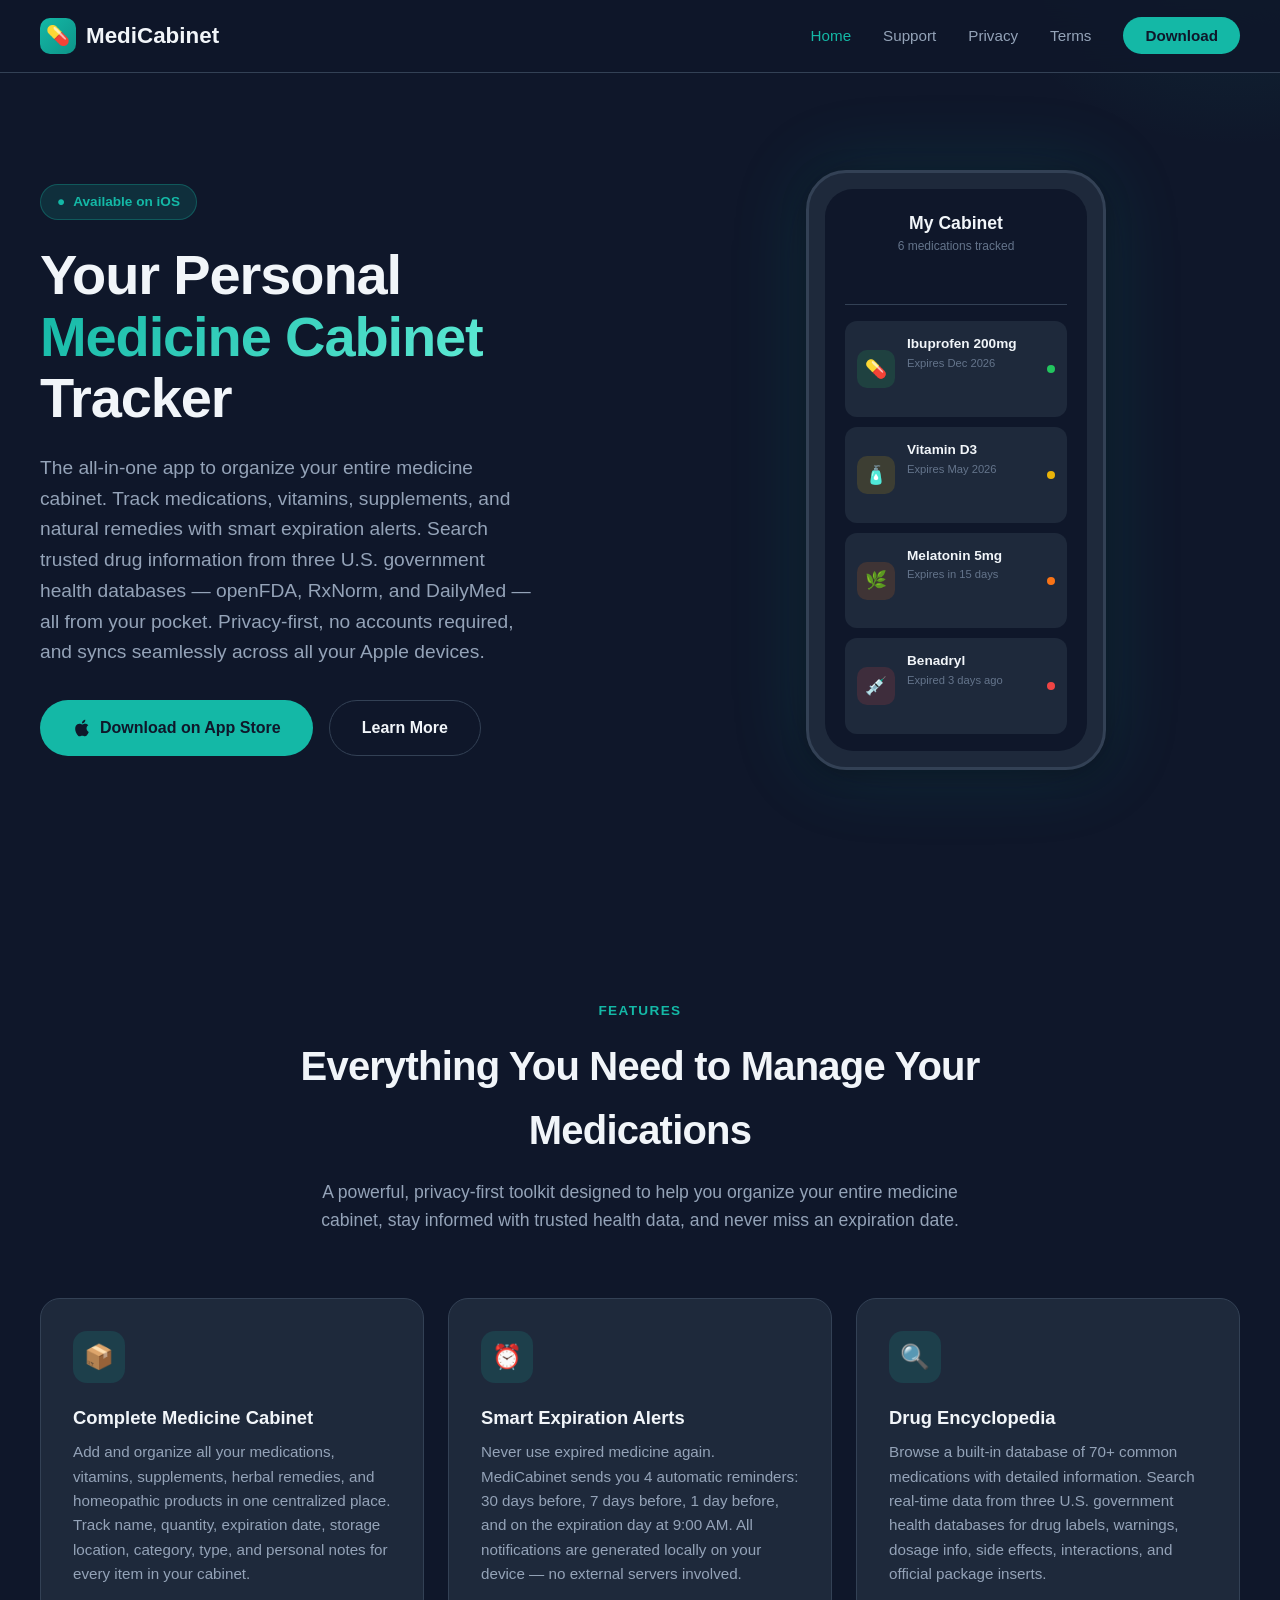
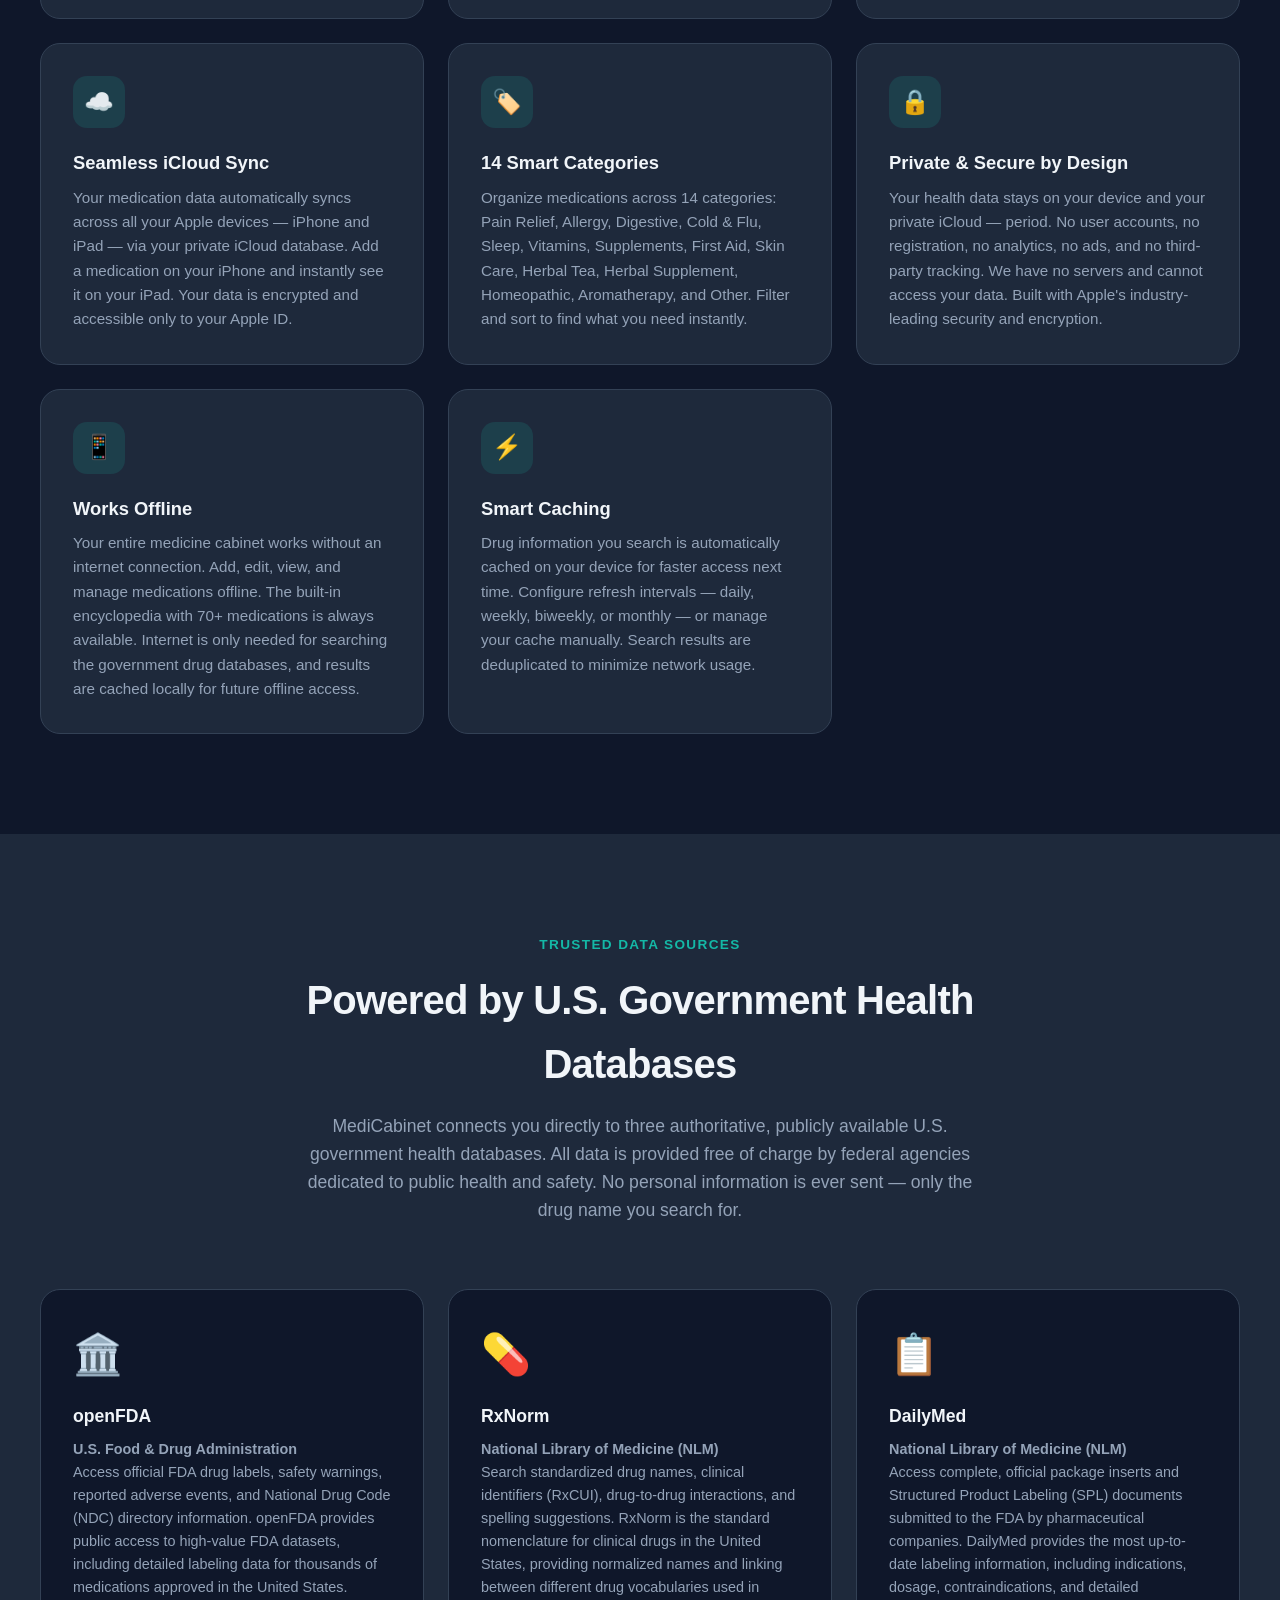
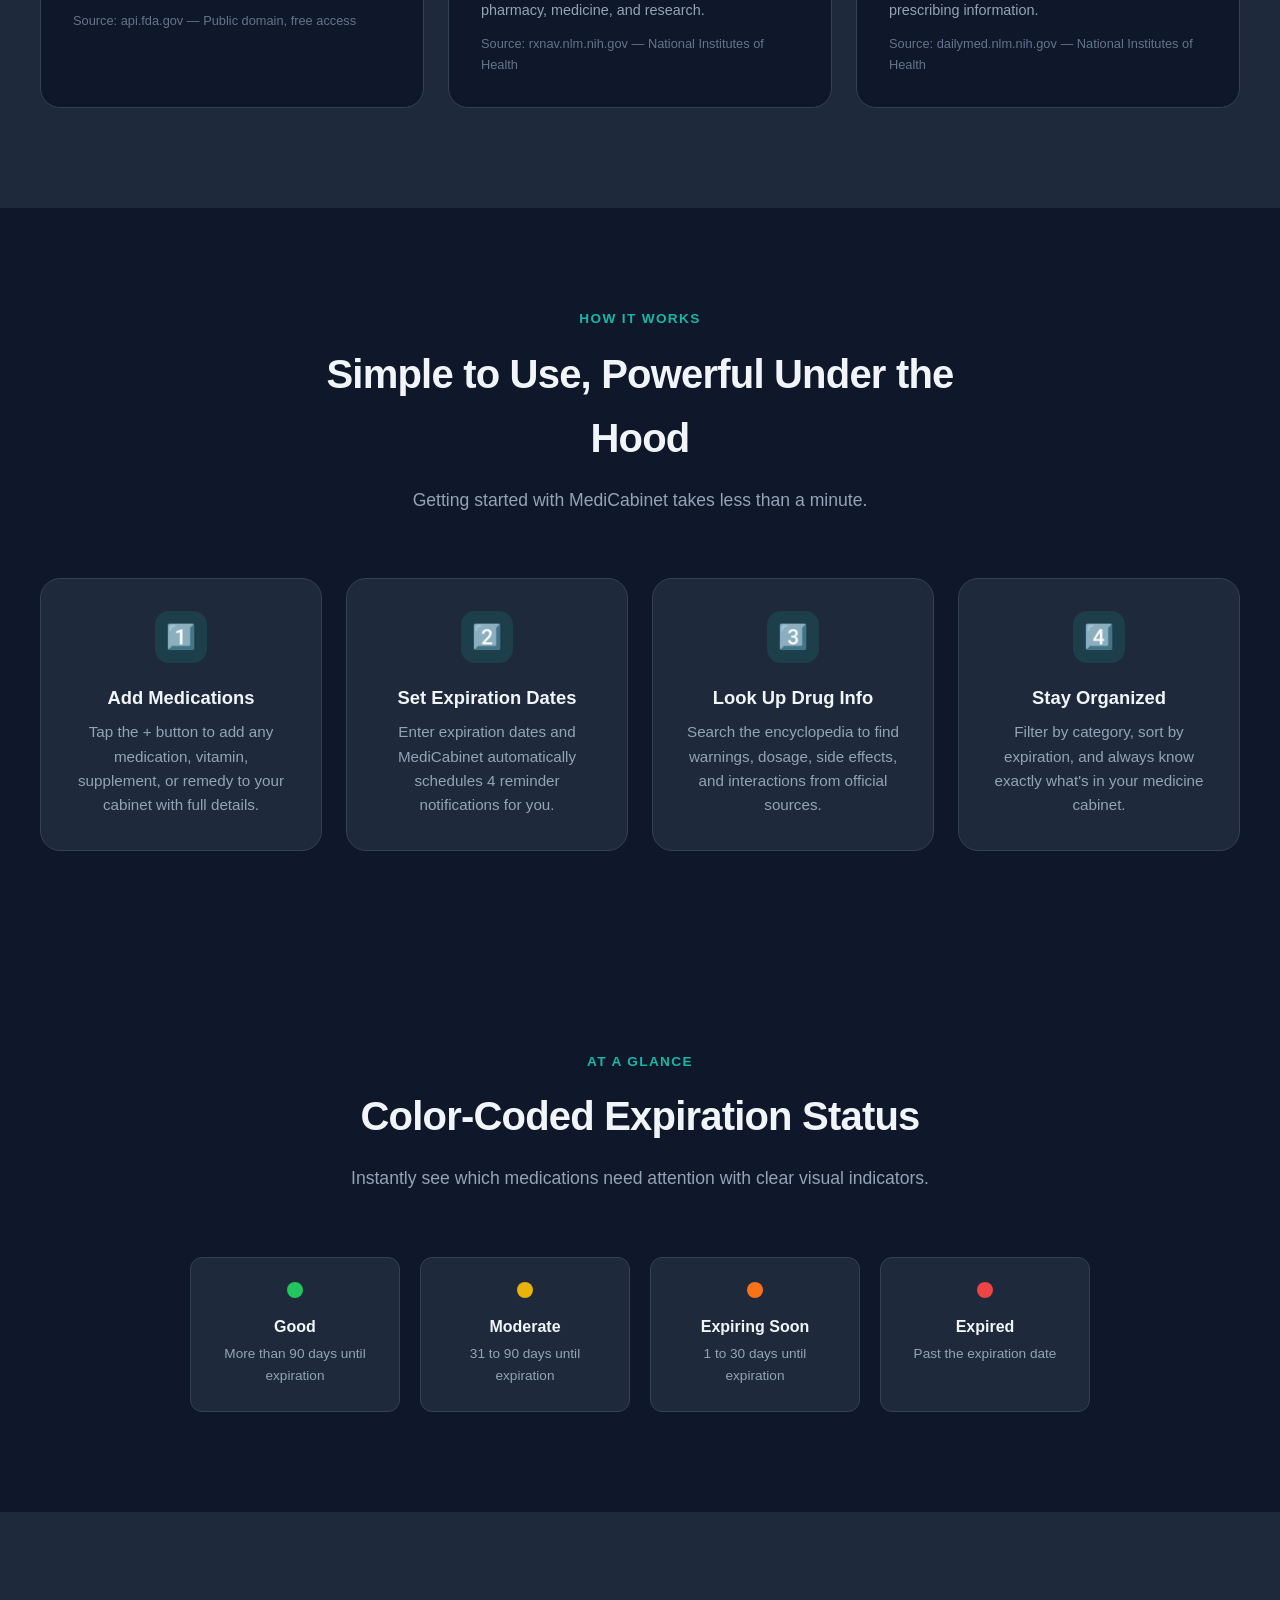
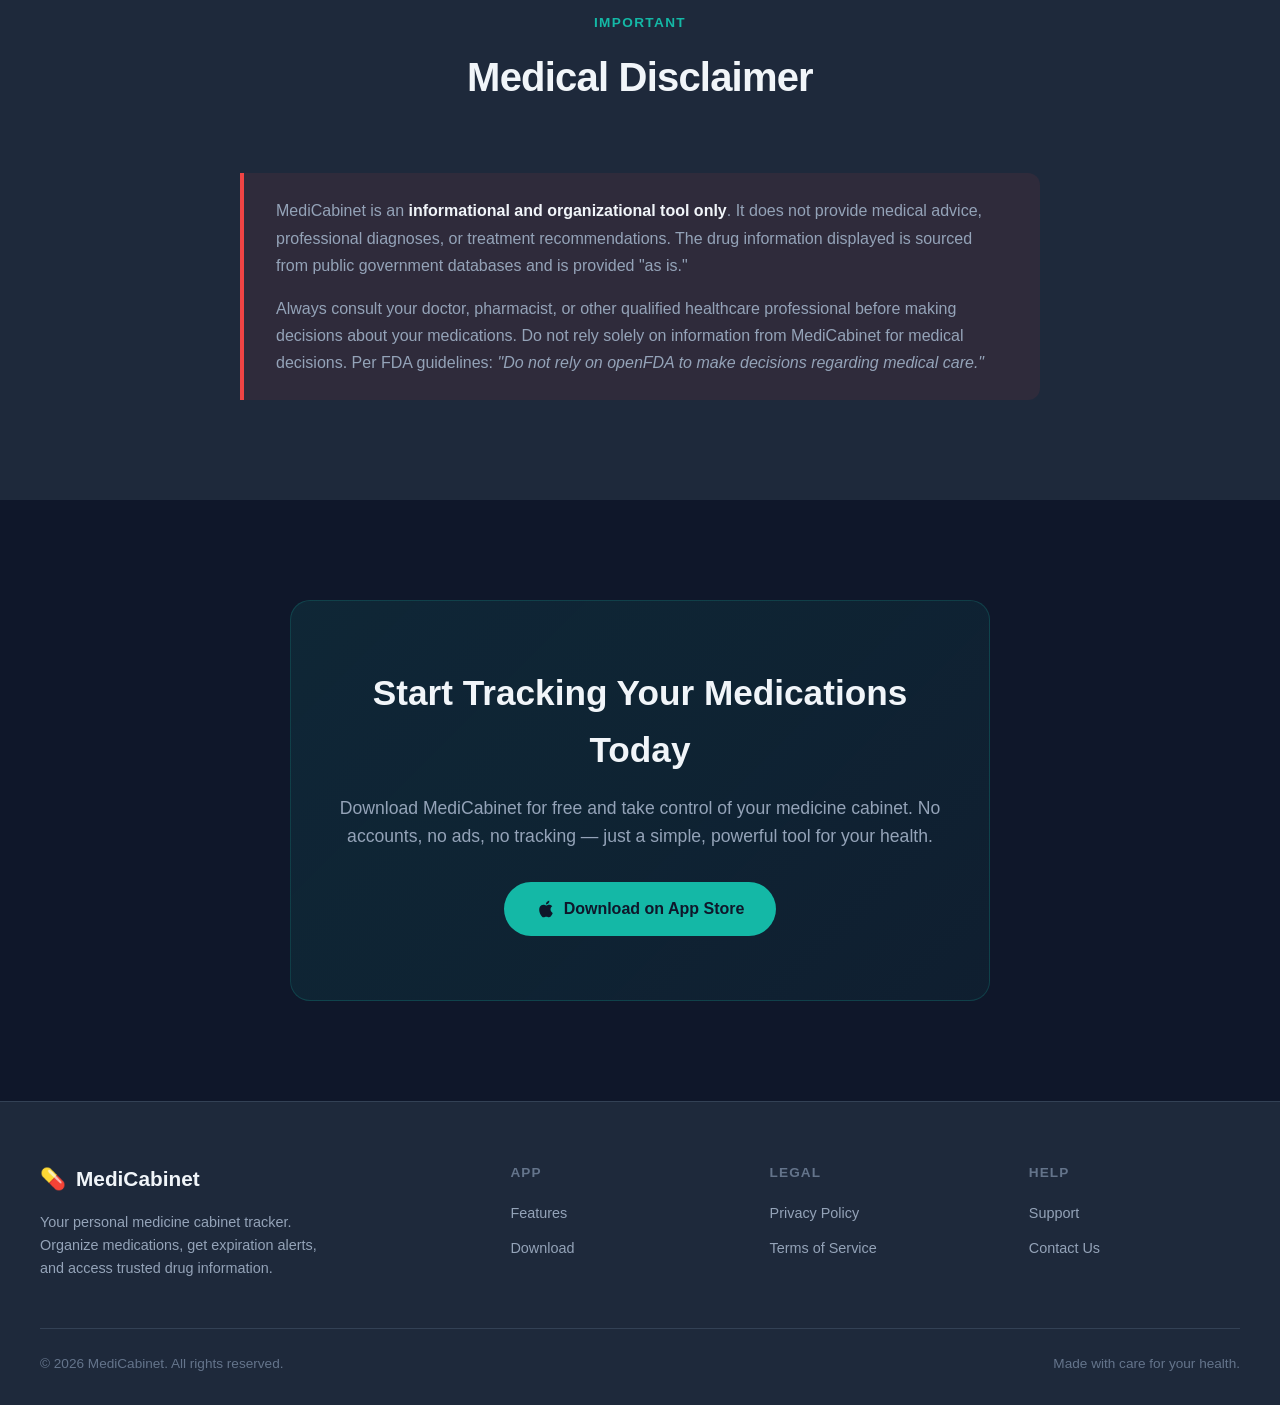
<file: index.html>
<!DOCTYPE html>
<html lang="en">
<head>
  <meta charset="UTF-8">
  <meta name="viewport" content="width=device-width, initial-scale=1.0">
  <title>MediCabinet - Your Personal Medicine Cabinet Tracker</title>
  <meta name="description" content="Track medications, vitamins, and supplements. Get expiration alerts, search drug databases, and sync across all your Apple devices.">
  <link rel="stylesheet" href="style.css">
  <link rel="icon" href="data:image/svg+xml,<svg xmlns='http://www.w3.org/2000/svg' viewBox='0 0 100 100'><text y='.9em' font-size='90'>💊</text></svg>">
</head>
<body>

  <!-- NAVIGATION -->
  <nav class="navbar">
    <div class="nav-container">
      <a href="index.html" class="nav-logo">
        <span class="logo-icon">💊</span>
        MediCabinet
      </a>
      <ul class="nav-links" id="navLinks">
        <li><a href="index.html" class="active">Home</a></li>
        <li><a href="support.html">Support</a></li>
        <li><a href="privacy.html">Privacy</a></li>
        <li><a href="terms.html">Terms</a></li>
        <li><a href="https://apps.apple.com/us/app/id6758435941" class="nav-cta">Download</a></li>
      </ul>
      <button class="mobile-toggle" id="mobileToggle" aria-label="Toggle menu">
        <span></span><span></span><span></span>
      </button>
    </div>
  </nav>

  <!-- HERO -->
  <section class="hero">
    <div class="hero-container">
      <div class="hero-content">
        <div class="hero-badge">
          <span>&#9679;</span> Available on iOS
        </div>
        <h1>
          Your Personal<br>
          <span class="highlight">Medicine Cabinet</span><br>
          Tracker
        </h1>
        <p>The all-in-one app to organize your entire medicine cabinet. Track medications, vitamins, supplements, and natural remedies with smart expiration alerts. Search trusted drug information from three U.S. government health databases — openFDA, RxNorm, and DailyMed — all from your pocket. Privacy-first, no accounts required, and syncs seamlessly across all your Apple devices.</p>
        <div class="hero-buttons">
          <a href="https://apps.apple.com/us/app/id6758435941" class="btn-primary">
            <svg width="20" height="20" viewBox="0 0 24 24" fill="currentColor"><path d="M18.71 19.5c-.83 1.24-1.71 2.45-3.05 2.47-1.34.03-1.77-.79-3.29-.79-1.53 0-2 .77-3.27.82-1.31.05-2.3-1.32-3.14-2.53C4.25 17 2.94 12.45 4.7 9.39c.87-1.52 2.43-2.48 4.12-2.51 1.28-.02 2.5.87 3.29.87.78 0 2.26-1.07 3.8-.91.65.03 2.47.26 3.64 1.98-.09.06-2.17 1.28-2.15 3.81.03 3.02 2.65 4.03 2.68 4.04-.03.07-.42 1.44-1.38 2.83M13 3.5c.73-.83 1.94-1.46 2.94-1.5.13 1.17-.34 2.35-1.04 3.19-.69.85-1.83 1.51-2.95 1.42-.15-1.15.41-2.35 1.05-3.11z"/></svg>
            Download on App Store
          </a>
          <a href="#features" class="btn-secondary">Learn More</a>
        </div>
      </div>
      <div class="hero-visual">
        <div class="phone-mockup">
          <div class="phone-screen">
            <div class="phone-header">
              <h3>My Cabinet</h3>
              <p>6 medications tracked</p>
            </div>
            <div class="mock-med">
              <div class="mock-med-icon status-good">💊</div>
              <div class="mock-med-info">
                <h4>Ibuprofen 200mg</h4>
                <p>Expires Dec 2026</p>
              </div>
              <span class="dot dot-green"></span>
            </div>
            <div class="mock-med">
              <div class="mock-med-icon status-warn">🧴</div>
              <div class="mock-med-info">
                <h4>Vitamin D3</h4>
                <p>Expires May 2026</p>
              </div>
              <span class="dot dot-yellow"></span>
            </div>
            <div class="mock-med">
              <div class="mock-med-icon status-soon">🌿</div>
              <div class="mock-med-info">
                <h4>Melatonin 5mg</h4>
                <p>Expires in 15 days</p>
              </div>
              <span class="dot dot-orange"></span>
            </div>
            <div class="mock-med">
              <div class="mock-med-icon status-expired">💉</div>
              <div class="mock-med-info">
                <h4>Benadryl</h4>
                <p>Expired 3 days ago</p>
              </div>
              <span class="dot dot-red"></span>
            </div>
          </div>
        </div>
      </div>
    </div>
  </section>

  <!-- FEATURES -->
  <section id="features">
    <div class="section-header">
      <p class="label">Features</p>
      <h2>Everything You Need to Manage Your Medications</h2>
      <p>A powerful, privacy-first toolkit designed to help you organize your entire medicine cabinet, stay informed with trusted health data, and never miss an expiration date.</p>
    </div>
    <div class="features-grid">
      <div class="feature-card">
        <div class="feature-icon">📦</div>
        <h3>Complete Medicine Cabinet</h3>
        <p>Add and organize all your medications, vitamins, supplements, herbal remedies, and homeopathic products in one centralized place. Track name, quantity, expiration date, storage location, category, type, and personal notes for every item in your cabinet.</p>
      </div>
      <div class="feature-card">
        <div class="feature-icon">⏰</div>
        <h3>Smart Expiration Alerts</h3>
        <p>Never use expired medicine again. MediCabinet sends you 4 automatic reminders: 30 days before, 7 days before, 1 day before, and on the expiration day at 9:00 AM. All notifications are generated locally on your device — no external servers involved.</p>
      </div>
      <div class="feature-card">
        <div class="feature-icon">🔍</div>
        <h3>Drug Encyclopedia</h3>
        <p>Browse a built-in database of 70+ common medications with detailed information. Search real-time data from three U.S. government health databases for drug labels, warnings, dosage info, side effects, interactions, and official package inserts.</p>
      </div>
      <div class="feature-card">
        <div class="feature-icon">☁️</div>
        <h3>Seamless iCloud Sync</h3>
        <p>Your medication data automatically syncs across all your Apple devices — iPhone and iPad — via your private iCloud database. Add a medication on your iPhone and instantly see it on your iPad. Your data is encrypted and accessible only to your Apple ID.</p>
      </div>
      <div class="feature-card">
        <div class="feature-icon">🏷️</div>
        <h3>14 Smart Categories</h3>
        <p>Organize medications across 14 categories: Pain Relief, Allergy, Digestive, Cold & Flu, Sleep, Vitamins, Supplements, First Aid, Skin Care, Herbal Tea, Herbal Supplement, Homeopathic, Aromatherapy, and Other. Filter and sort to find what you need instantly.</p>
      </div>
      <div class="feature-card">
        <div class="feature-icon">🔒</div>
        <h3>Private & Secure by Design</h3>
        <p>Your health data stays on your device and your private iCloud — period. No user accounts, no registration, no analytics, no ads, and no third-party tracking. We have no servers and cannot access your data. Built with Apple's industry-leading security and encryption.</p>
      </div>
      <div class="feature-card">
        <div class="feature-icon">📱</div>
        <h3>Works Offline</h3>
        <p>Your entire medicine cabinet works without an internet connection. Add, edit, view, and manage medications offline. The built-in encyclopedia with 70+ medications is always available. Internet is only needed for searching the government drug databases, and results are cached locally for future offline access.</p>
      </div>
      <div class="feature-card">
        <div class="feature-icon">⚡</div>
        <h3>Smart Caching</h3>
        <p>Drug information you search is automatically cached on your device for faster access next time. Configure refresh intervals — daily, weekly, biweekly, or monthly — or manage your cache manually. Search results are deduplicated to minimize network usage.</p>
      </div>
    </div>
  </section>

  <!-- DATA SOURCES -->
  <section class="sources" id="data-sources">
    <div class="section-header">
      <p class="label">Trusted Data Sources</p>
      <h2>Powered by U.S. Government Health Databases</h2>
      <p>MediCabinet connects you directly to three authoritative, publicly available U.S. government health databases. All data is provided free of charge by federal agencies dedicated to public health and safety. No personal information is ever sent — only the drug name you search for.</p>
    </div>
    <div class="sources-grid">
      <div class="source-card">
        <div class="source-logo">🏛️</div>
        <h3>openFDA</h3>
        <p><strong>U.S. Food & Drug Administration</strong></p>
        <p>Access official FDA drug labels, safety warnings, reported adverse events, and National Drug Code (NDC) directory information. openFDA provides public access to high-value FDA datasets, including detailed labeling data for thousands of medications approved in the United States.</p>
        <p style="margin-top: 0.75rem; font-size: 0.8rem; color: var(--text-muted);">Source: api.fda.gov — Public domain, free access</p>
      </div>
      <div class="source-card">
        <div class="source-logo">💊</div>
        <h3>RxNorm</h3>
        <p><strong>National Library of Medicine (NLM)</strong></p>
        <p>Search standardized drug names, clinical identifiers (RxCUI), drug-to-drug interactions, and spelling suggestions. RxNorm is the standard nomenclature for clinical drugs in the United States, providing normalized names and linking between different drug vocabularies used in pharmacy, medicine, and research.</p>
        <p style="margin-top: 0.75rem; font-size: 0.8rem; color: var(--text-muted);">Source: rxnav.nlm.nih.gov — National Institutes of Health</p>
      </div>
      <div class="source-card">
        <div class="source-logo">📋</div>
        <h3>DailyMed</h3>
        <p><strong>National Library of Medicine (NLM)</strong></p>
        <p>Access complete, official package inserts and Structured Product Labeling (SPL) documents submitted to the FDA by pharmaceutical companies. DailyMed provides the most up-to-date labeling information, including indications, dosage, contraindications, and detailed prescribing information.</p>
        <p style="margin-top: 0.75rem; font-size: 0.8rem; color: var(--text-muted);">Source: dailymed.nlm.nih.gov — National Institutes of Health</p>
      </div>
    </div>
  </section>

  <!-- HOW IT WORKS -->
  <section>
    <div class="section-header">
      <p class="label">How It Works</p>
      <h2>Simple to Use, Powerful Under the Hood</h2>
      <p>Getting started with MediCabinet takes less than a minute.</p>
    </div>
    <div class="features-grid" style="grid-template-columns: repeat(4, 1fr);">
      <div class="feature-card" style="text-align: center;">
        <div class="feature-icon" style="margin: 0 auto 1.25rem;">1️⃣</div>
        <h3>Add Medications</h3>
        <p>Tap the + button to add any medication, vitamin, supplement, or remedy to your cabinet with full details.</p>
      </div>
      <div class="feature-card" style="text-align: center;">
        <div class="feature-icon" style="margin: 0 auto 1.25rem;">2️⃣</div>
        <h3>Set Expiration Dates</h3>
        <p>Enter expiration dates and MediCabinet automatically schedules 4 reminder notifications for you.</p>
      </div>
      <div class="feature-card" style="text-align: center;">
        <div class="feature-icon" style="margin: 0 auto 1.25rem;">3️⃣</div>
        <h3>Look Up Drug Info</h3>
        <p>Search the encyclopedia to find warnings, dosage, side effects, and interactions from official sources.</p>
      </div>
      <div class="feature-card" style="text-align: center;">
        <div class="feature-icon" style="margin: 0 auto 1.25rem;">4️⃣</div>
        <h3>Stay Organized</h3>
        <p>Filter by category, sort by expiration, and always know exactly what's in your medicine cabinet.</p>
      </div>
    </div>
  </section>

  <!-- EXPIRATION STATUS -->
  <section>
    <div class="section-header">
      <p class="label">At a Glance</p>
      <h2>Color-Coded Expiration Status</h2>
      <p>Instantly see which medications need attention with clear visual indicators.</p>
    </div>
    <div class="status-section">
      <div class="status-grid">
        <div class="status-card">
          <div class="status-dot dot-green"></div>
          <h4>Good</h4>
          <p>More than 90 days until expiration</p>
        </div>
        <div class="status-card">
          <div class="status-dot dot-yellow"></div>
          <h4>Moderate</h4>
          <p>31 to 90 days until expiration</p>
        </div>
        <div class="status-card">
          <div class="status-dot dot-orange"></div>
          <h4>Expiring Soon</h4>
          <p>1 to 30 days until expiration</p>
        </div>
        <div class="status-card">
          <div class="status-dot dot-red"></div>
          <h4>Expired</h4>
          <p>Past the expiration date</p>
        </div>
      </div>
    </div>
  </section>

  <!-- DISCLAIMER -->
  <section class="sources">
    <div class="section-header">
      <p class="label">Important</p>
      <h2>Medical Disclaimer</h2>
    </div>
    <div style="max-width: 800px; margin: 0 auto;">
      <div style="background: rgba(239, 68, 68, 0.08); border-left: 4px solid #ef4444; padding: 1.5rem 2rem; border-radius: 0 12px 12px 0;">
        <p style="color: var(--text-secondary); line-height: 1.7; margin-bottom: 1rem;">MediCabinet is an <strong style="color: var(--text-primary);">informational and organizational tool only</strong>. It does not provide medical advice, professional diagnoses, or treatment recommendations. The drug information displayed is sourced from public government databases and is provided "as is."</p>
        <p style="color: var(--text-secondary); line-height: 1.7; margin-bottom: 0;">Always consult your doctor, pharmacist, or other qualified healthcare professional before making decisions about your medications. Do not rely solely on information from MediCabinet for medical decisions. Per FDA guidelines: <em>"Do not rely on openFDA to make decisions regarding medical care."</em></p>
      </div>
    </div>
  </section>

  <!-- CTA -->
  <section class="cta-section" id="download">
    <div class="cta-box">
      <h2>Start Tracking Your Medications Today</h2>
      <p>Download MediCabinet for free and take control of your medicine cabinet. No accounts, no ads, no tracking — just a simple, powerful tool for your health.</p>
      <a href="https://apps.apple.com/us/app/id6758435941" class="btn-primary">
        <svg width="20" height="20" viewBox="0 0 24 24" fill="currentColor"><path d="M18.71 19.5c-.83 1.24-1.71 2.45-3.05 2.47-1.34.03-1.77-.79-3.29-.79-1.53 0-2 .77-3.27.82-1.31.05-2.3-1.32-3.14-2.53C4.25 17 2.94 12.45 4.7 9.39c.87-1.52 2.43-2.48 4.12-2.51 1.28-.02 2.5.87 3.29.87.78 0 2.26-1.07 3.8-.91.65.03 2.47.26 3.64 1.98-.09.06-2.17 1.28-2.15 3.81.03 3.02 2.65 4.03 2.68 4.04-.03.07-.42 1.44-1.38 2.83M13 3.5c.73-.83 1.94-1.46 2.94-1.5.13 1.17-.34 2.35-1.04 3.19-.69.85-1.83 1.51-2.95 1.42-.15-1.15.41-2.35 1.05-3.11z"/></svg>
        Download on App Store
      </a>
    </div>
  </section>

  <!-- FOOTER -->
  <footer class="footer">
    <div class="footer-container">
      <div class="footer-grid">
        <div class="footer-brand">
          <div class="footer-logo">
            <span class="logo-icon">💊</span>
            MediCabinet
          </div>
          <p>Your personal medicine cabinet tracker. Organize medications, get expiration alerts, and access trusted drug information.</p>
        </div>
        <div class="footer-col">
          <h4>App</h4>
          <ul>
            <li><a href="index.html#features">Features</a></li>
            <li><a href="https://apps.apple.com/us/app/id6758435941">Download</a></li>
          </ul>
        </div>
        <div class="footer-col">
          <h4>Legal</h4>
          <ul>
            <li><a href="privacy.html">Privacy Policy</a></li>
            <li><a href="terms.html">Terms of Service</a></li>
          </ul>
        </div>
        <div class="footer-col">
          <h4>Help</h4>
          <ul>
            <li><a href="support.html">Support</a></li>
            <li><a href="mailto:essentialdevteam@gmail.com">Contact Us</a></li>
          </ul>
        </div>
      </div>
      <div class="footer-bottom">
        <p>&copy; 2026 MediCabinet. All rights reserved.</p>
        <p>Made with care for your health.</p>
      </div>
    </div>
  </footer>

  <script>
    // Mobile menu toggle
    document.getElementById('mobileToggle').addEventListener('click', function() {
      document.getElementById('navLinks').classList.toggle('open');
    });

    // Close mobile menu on link click
    document.querySelectorAll('.nav-links a').forEach(link => {
      link.addEventListener('click', () => {
        document.getElementById('navLinks').classList.remove('open');
      });
    });
  </script>

</body>
</html>
</file>
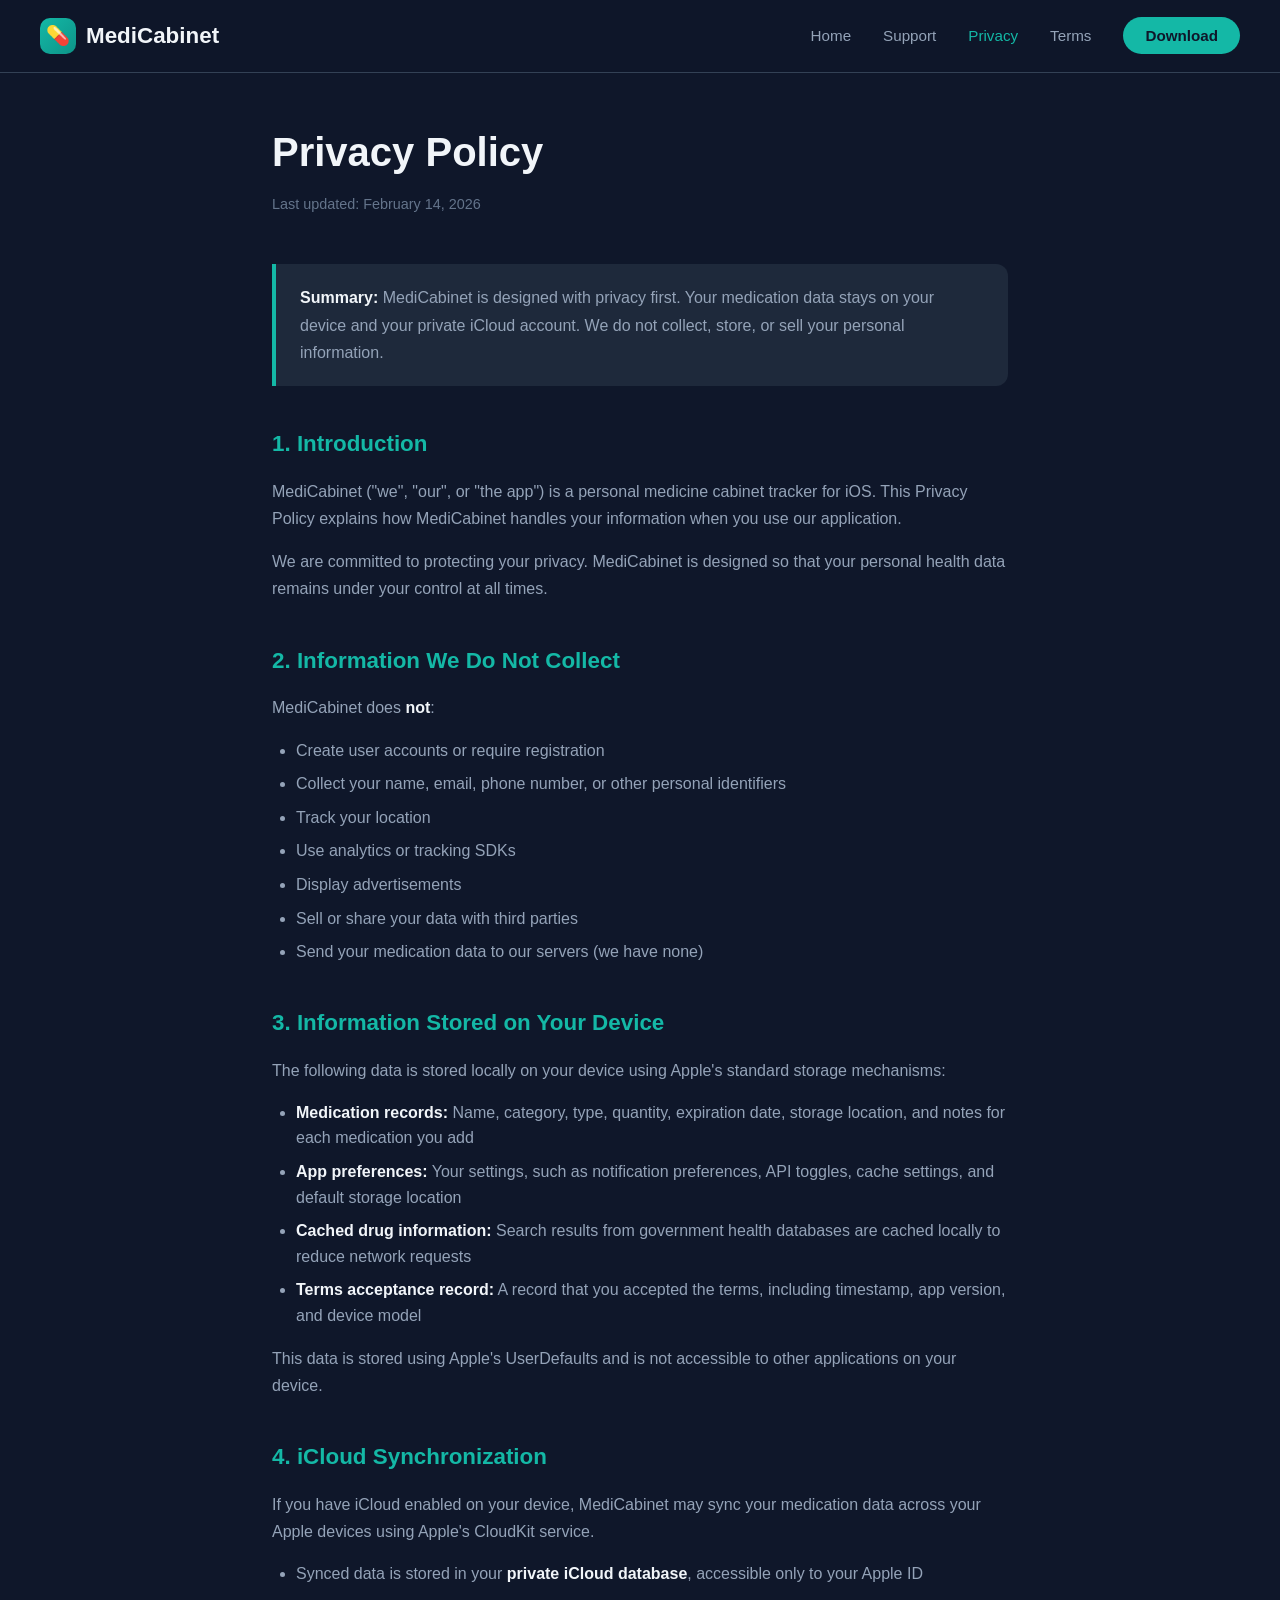
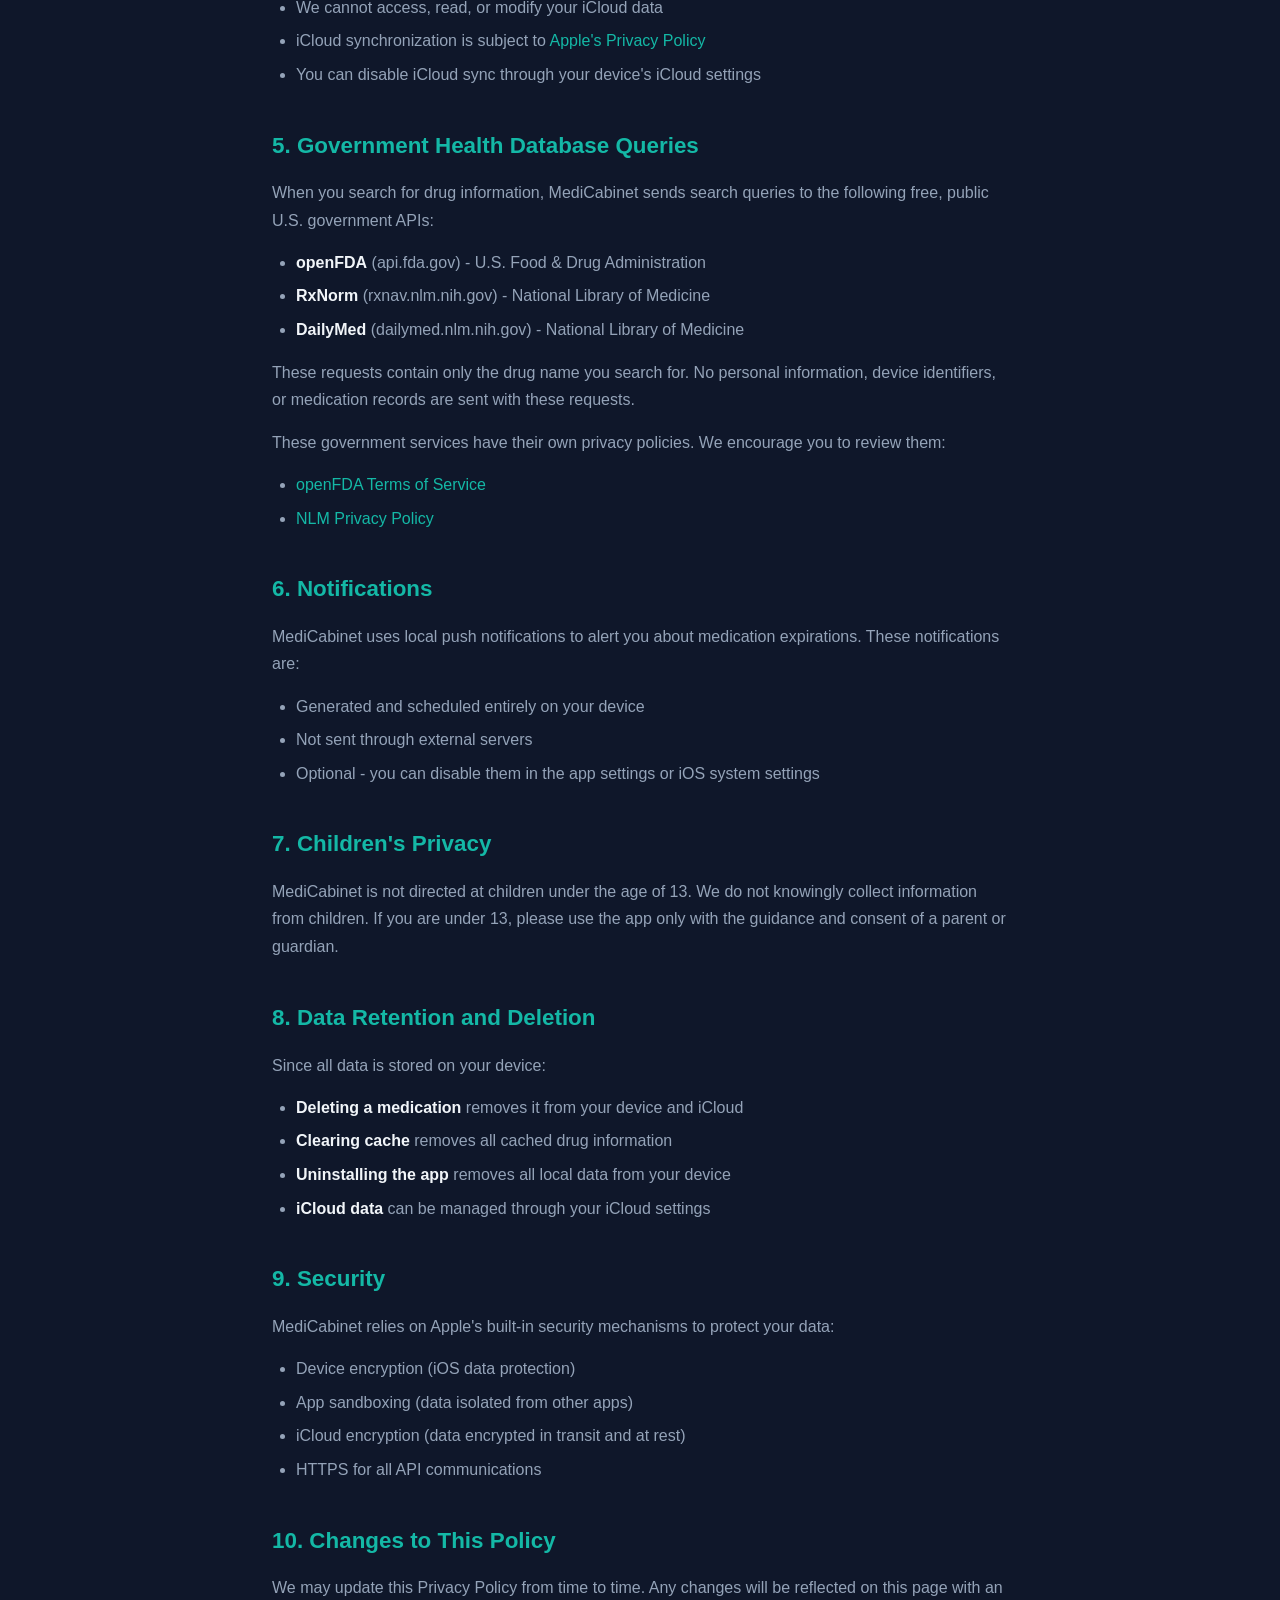
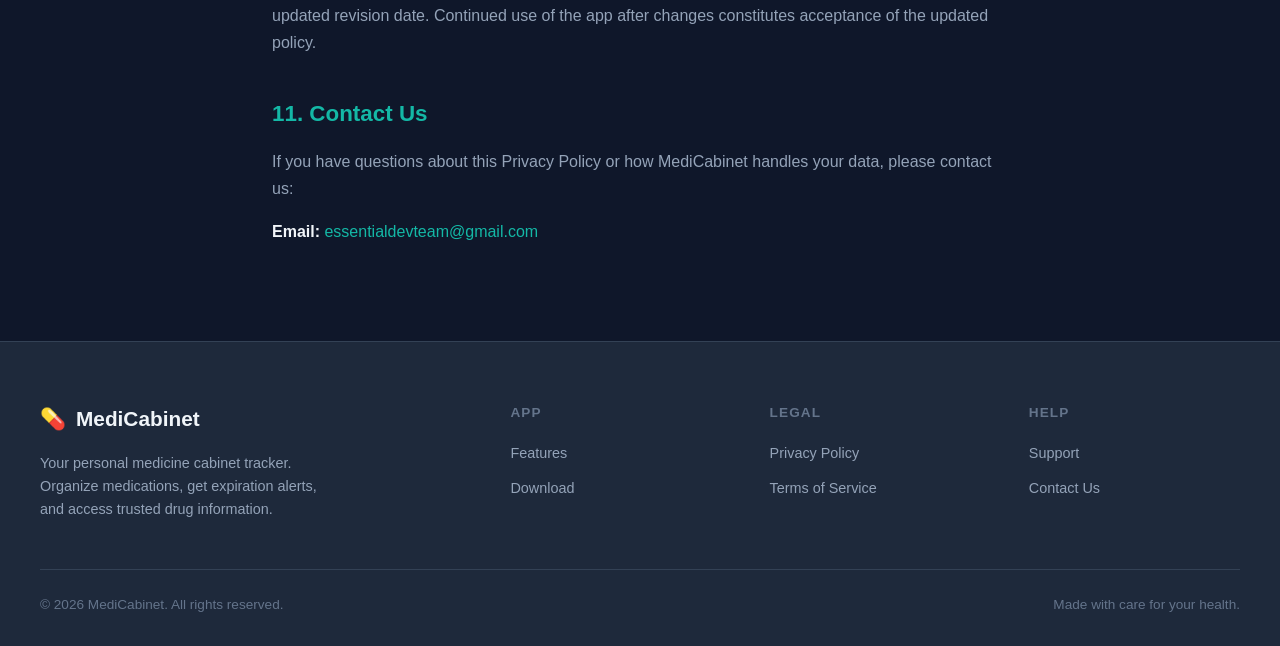
<file: privacy.html>
<!DOCTYPE html>
<html lang="en">
<head>
  <meta charset="UTF-8">
  <meta name="viewport" content="width=device-width, initial-scale=1.0">
  <title>Privacy Policy - MediCabinet</title>
  <meta name="description" content="MediCabinet Privacy Policy - Learn how we handle your data.">
  <link rel="stylesheet" href="style.css">
  <link rel="icon" href="data:image/svg+xml,<svg xmlns='http://www.w3.org/2000/svg' viewBox='0 0 100 100'><text y='.9em' font-size='90'>💊</text></svg>">
</head>
<body>

  <!-- NAVIGATION -->
  <nav class="navbar">
    <div class="nav-container">
      <a href="index.html" class="nav-logo">
        <span class="logo-icon">💊</span>
        MediCabinet
      </a>
      <ul class="nav-links" id="navLinks">
        <li><a href="index.html">Home</a></li>
        <li><a href="support.html">Support</a></li>
        <li><a href="privacy.html" class="active">Privacy</a></li>
        <li><a href="terms.html">Terms</a></li>
        <li><a href="index.html#download" class="nav-cta">Download</a></li>
      </ul>
      <button class="mobile-toggle" id="mobileToggle" aria-label="Toggle menu">
        <span></span><span></span><span></span>
      </button>
    </div>
  </nav>

  <!-- PRIVACY POLICY -->
  <div class="legal-page">
    <div class="legal-container">
      <h1>Privacy Policy</h1>
      <p class="last-updated">Last updated: February 14, 2026</p>

      <div class="highlight-box">
        <p><strong>Summary:</strong> MediCabinet is designed with privacy first. Your medication data stays on your device and your private iCloud account. We do not collect, store, or sell your personal information.</p>
      </div>

      <h2>1. Introduction</h2>
      <p>MediCabinet ("we", "our", or "the app") is a personal medicine cabinet tracker for iOS. This Privacy Policy explains how MediCabinet handles your information when you use our application.</p>
      <p>We are committed to protecting your privacy. MediCabinet is designed so that your personal health data remains under your control at all times.</p>

      <h2>2. Information We Do Not Collect</h2>
      <p>MediCabinet does <strong>not</strong>:</p>
      <ul>
        <li>Create user accounts or require registration</li>
        <li>Collect your name, email, phone number, or other personal identifiers</li>
        <li>Track your location</li>
        <li>Use analytics or tracking SDKs</li>
        <li>Display advertisements</li>
        <li>Sell or share your data with third parties</li>
        <li>Send your medication data to our servers (we have none)</li>
      </ul>

      <h2>3. Information Stored on Your Device</h2>
      <p>The following data is stored locally on your device using Apple's standard storage mechanisms:</p>
      <ul>
        <li><strong>Medication records:</strong> Name, category, type, quantity, expiration date, storage location, and notes for each medication you add</li>
        <li><strong>App preferences:</strong> Your settings, such as notification preferences, API toggles, cache settings, and default storage location</li>
        <li><strong>Cached drug information:</strong> Search results from government health databases are cached locally to reduce network requests</li>
        <li><strong>Terms acceptance record:</strong> A record that you accepted the terms, including timestamp, app version, and device model</li>
      </ul>
      <p>This data is stored using Apple's UserDefaults and is not accessible to other applications on your device.</p>

      <h2>4. iCloud Synchronization</h2>
      <p>If you have iCloud enabled on your device, MediCabinet may sync your medication data across your Apple devices using Apple's CloudKit service.</p>
      <ul>
        <li>Synced data is stored in your <strong>private iCloud database</strong>, accessible only to your Apple ID</li>
        <li>We cannot access, read, or modify your iCloud data</li>
        <li>iCloud synchronization is subject to <a href="https://www.apple.com/legal/privacy/" target="_blank">Apple's Privacy Policy</a></li>
        <li>You can disable iCloud sync through your device's iCloud settings</li>
      </ul>

      <h2>5. Government Health Database Queries</h2>
      <p>When you search for drug information, MediCabinet sends search queries to the following free, public U.S. government APIs:</p>
      <ul>
        <li><strong>openFDA</strong> (api.fda.gov) - U.S. Food & Drug Administration</li>
        <li><strong>RxNorm</strong> (rxnav.nlm.nih.gov) - National Library of Medicine</li>
        <li><strong>DailyMed</strong> (dailymed.nlm.nih.gov) - National Library of Medicine</li>
      </ul>
      <p>These requests contain only the drug name you search for. No personal information, device identifiers, or medication records are sent with these requests.</p>
      <p>These government services have their own privacy policies. We encourage you to review them:</p>
      <ul>
        <li><a href="https://open.fda.gov/terms/" target="_blank">openFDA Terms of Service</a></li>
        <li><a href="https://www.nlm.nih.gov/privacy.html" target="_blank">NLM Privacy Policy</a></li>
      </ul>

      <h2>6. Notifications</h2>
      <p>MediCabinet uses local push notifications to alert you about medication expirations. These notifications are:</p>
      <ul>
        <li>Generated and scheduled entirely on your device</li>
        <li>Not sent through external servers</li>
        <li>Optional - you can disable them in the app settings or iOS system settings</li>
      </ul>

      <h2>7. Children's Privacy</h2>
      <p>MediCabinet is not directed at children under the age of 13. We do not knowingly collect information from children. If you are under 13, please use the app only with the guidance and consent of a parent or guardian.</p>

      <h2>8. Data Retention and Deletion</h2>
      <p>Since all data is stored on your device:</p>
      <ul>
        <li><strong>Deleting a medication</strong> removes it from your device and iCloud</li>
        <li><strong>Clearing cache</strong> removes all cached drug information</li>
        <li><strong>Uninstalling the app</strong> removes all local data from your device</li>
        <li><strong>iCloud data</strong> can be managed through your iCloud settings</li>
      </ul>

      <h2>9. Security</h2>
      <p>MediCabinet relies on Apple's built-in security mechanisms to protect your data:</p>
      <ul>
        <li>Device encryption (iOS data protection)</li>
        <li>App sandboxing (data isolated from other apps)</li>
        <li>iCloud encryption (data encrypted in transit and at rest)</li>
        <li>HTTPS for all API communications</li>
      </ul>

      <h2>10. Changes to This Policy</h2>
      <p>We may update this Privacy Policy from time to time. Any changes will be reflected on this page with an updated revision date. Continued use of the app after changes constitutes acceptance of the updated policy.</p>

      <h2>11. Contact Us</h2>
      <p>If you have questions about this Privacy Policy or how MediCabinet handles your data, please contact us:</p>
      <p><strong>Email:</strong> <a href="mailto:essentialdevteam@gmail.com">essentialdevteam@gmail.com</a></p>
    </div>
  </div>

  <!-- FOOTER -->
  <footer class="footer">
    <div class="footer-container">
      <div class="footer-grid">
        <div class="footer-brand">
          <div class="footer-logo">
            <span class="logo-icon">💊</span>
            MediCabinet
          </div>
          <p>Your personal medicine cabinet tracker. Organize medications, get expiration alerts, and access trusted drug information.</p>
        </div>
        <div class="footer-col">
          <h4>App</h4>
          <ul>
            <li><a href="index.html#features">Features</a></li>
            <li><a href="index.html#download">Download</a></li>
          </ul>
        </div>
        <div class="footer-col">
          <h4>Legal</h4>
          <ul>
            <li><a href="privacy.html">Privacy Policy</a></li>
            <li><a href="terms.html">Terms of Service</a></li>
          </ul>
        </div>
        <div class="footer-col">
          <h4>Help</h4>
          <ul>
            <li><a href="support.html">Support</a></li>
            <li><a href="mailto:essentialdevteam@gmail.com">Contact Us</a></li>
          </ul>
        </div>
      </div>
      <div class="footer-bottom">
        <p>&copy; 2026 MediCabinet. All rights reserved.</p>
        <p>Made with care for your health.</p>
      </div>
    </div>
  </footer>

  <script>
    document.getElementById('mobileToggle').addEventListener('click', function() {
      document.getElementById('navLinks').classList.toggle('open');
    });
    document.querySelectorAll('.nav-links a').forEach(link => {
      link.addEventListener('click', () => {
        document.getElementById('navLinks').classList.remove('open');
      });
    });
  </script>

</body>
</html>
</file>
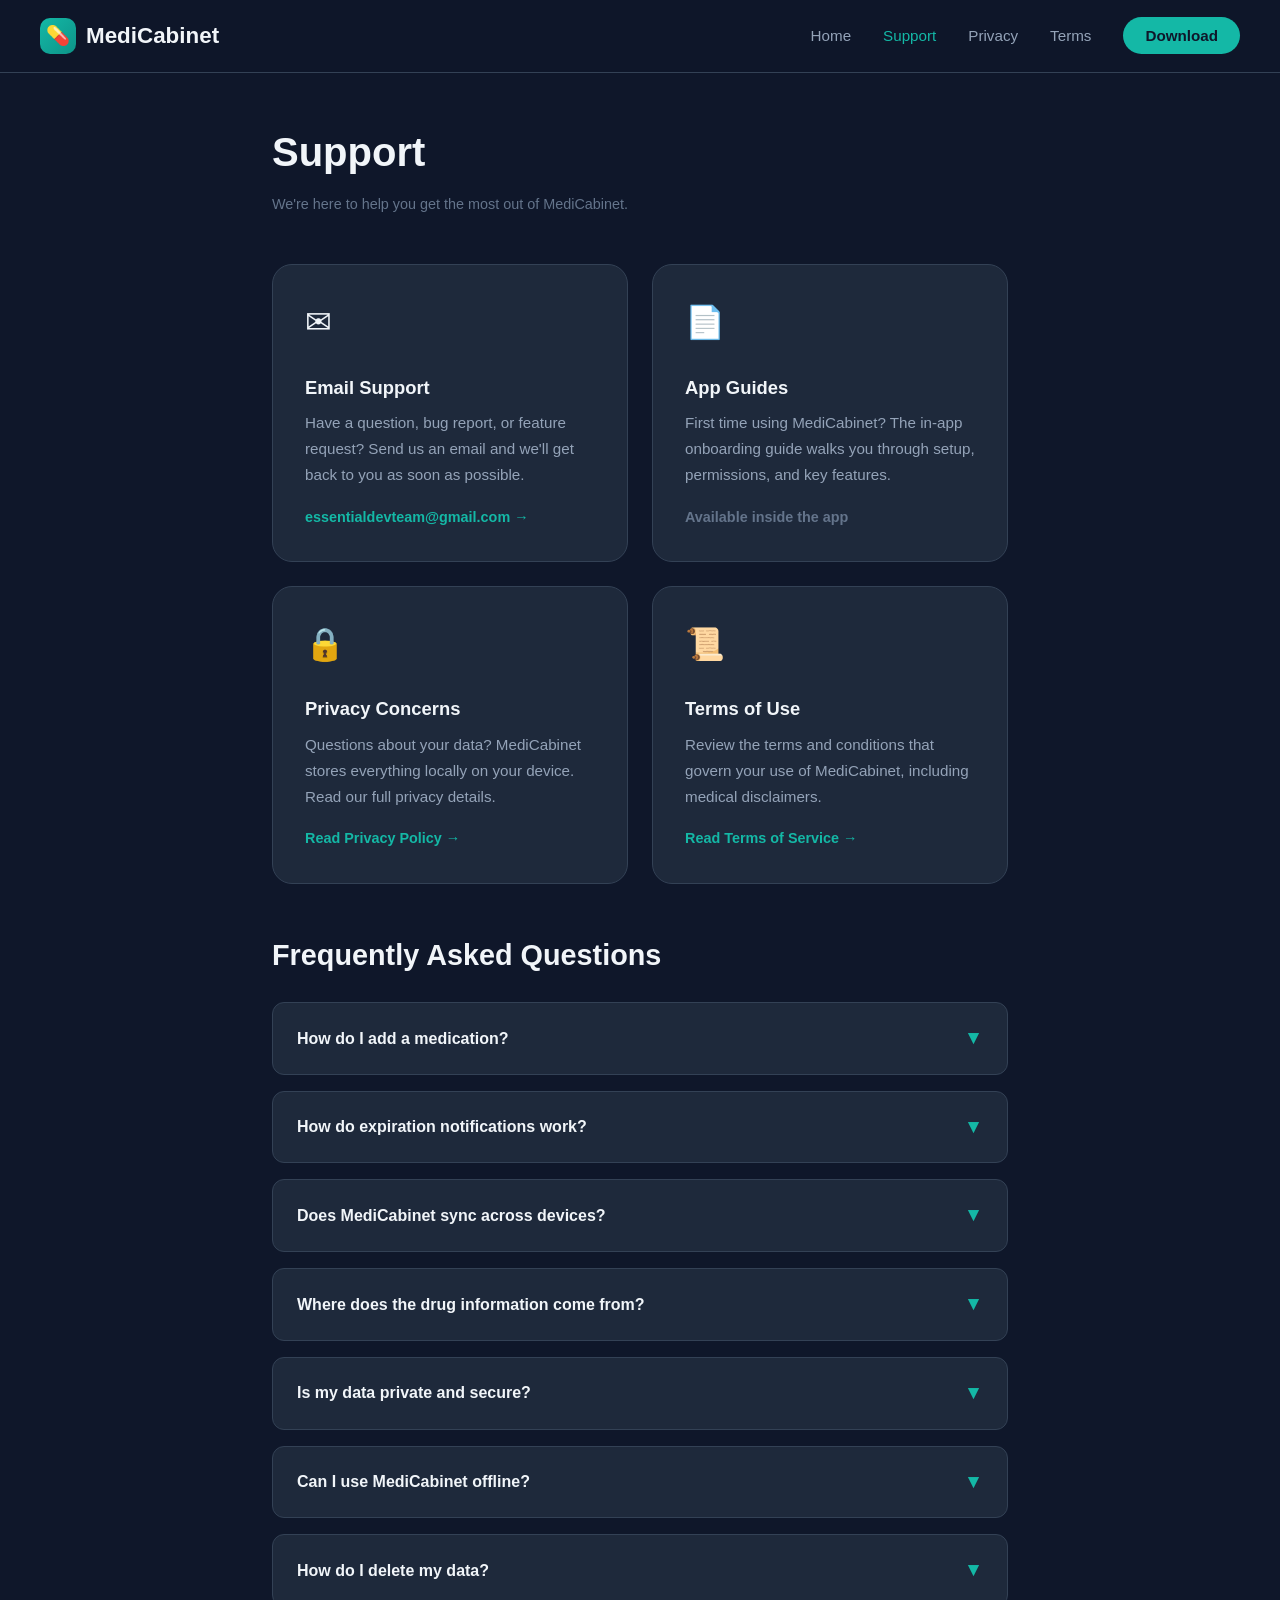
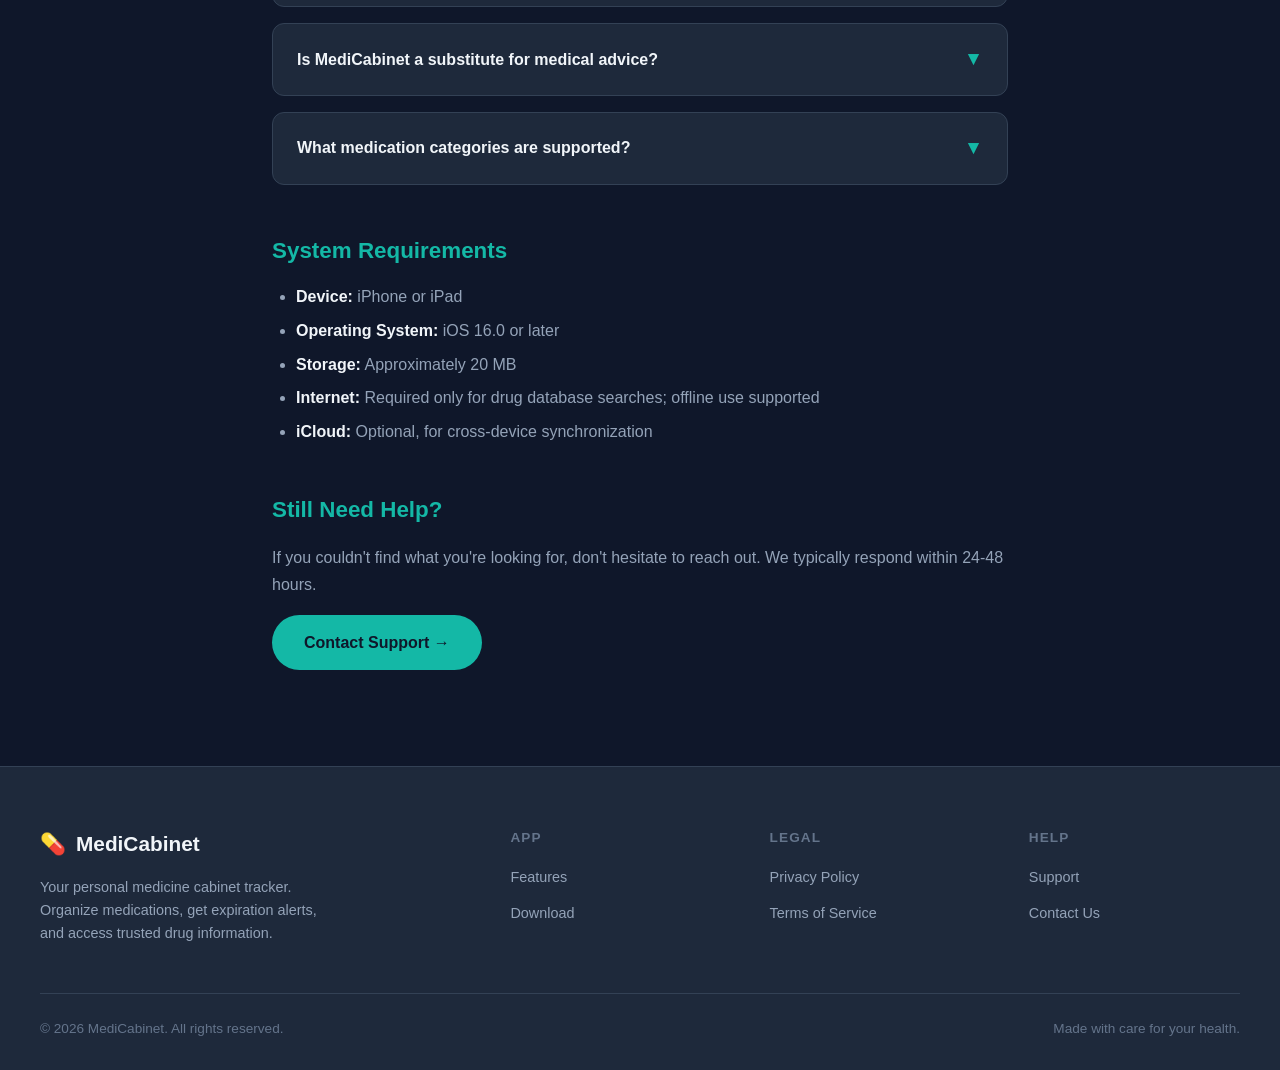
<file: support.html>
<!DOCTYPE html>
<html lang="en">
<head>
  <meta charset="UTF-8">
  <meta name="viewport" content="width=device-width, initial-scale=1.0">
  <title>Support - MediCabinet</title>
  <meta name="description" content="MediCabinet Support - Get help with the app, find answers to FAQs, and contact us.">
  <link rel="stylesheet" href="style.css">
  <link rel="icon" href="data:image/svg+xml,<svg xmlns='http://www.w3.org/2000/svg' viewBox='0 0 100 100'><text y='.9em' font-size='90'>💊</text></svg>">
</head>
<body>

  <!-- NAVIGATION -->
  <nav class="navbar">
    <div class="nav-container">
      <a href="index.html" class="nav-logo">
        <span class="logo-icon">💊</span>
        MediCabinet
      </a>
      <ul class="nav-links" id="navLinks">
        <li><a href="index.html">Home</a></li>
        <li><a href="support.html" class="active">Support</a></li>
        <li><a href="privacy.html">Privacy</a></li>
        <li><a href="terms.html">Terms</a></li>
        <li><a href="index.html#download" class="nav-cta">Download</a></li>
      </ul>
      <button class="mobile-toggle" id="mobileToggle" aria-label="Toggle menu">
        <span></span><span></span><span></span>
      </button>
    </div>
  </nav>

  <!-- SUPPORT PAGE -->
  <div class="legal-page">
    <div class="legal-container">
      <h1>Support</h1>
      <p class="last-updated">We're here to help you get the most out of MediCabinet.</p>

      <!-- CONTACT CARDS -->
      <div class="support-grid" style="margin-top: 2rem;">
        <div class="support-card">
          <div class="card-icon">&#9993;</div>
          <h3>Email Support</h3>
          <p>Have a question, bug report, or feature request? Send us an email and we'll get back to you as soon as possible.</p>
          <a href="mailto:essentialdevteam@gmail.com" class="card-link">essentialdevteam@gmail.com &rarr;</a>
        </div>
        <div class="support-card">
          <div class="card-icon">&#128196;</div>
          <h3>App Guides</h3>
          <p>First time using MediCabinet? The in-app onboarding guide walks you through setup, permissions, and key features.</p>
          <span class="card-link" style="color: var(--text-muted);">Available inside the app</span>
        </div>
        <div class="support-card">
          <div class="card-icon">&#128274;</div>
          <h3>Privacy Concerns</h3>
          <p>Questions about your data? MediCabinet stores everything locally on your device. Read our full privacy details.</p>
          <a href="privacy.html" class="card-link">Read Privacy Policy &rarr;</a>
        </div>
        <div class="support-card">
          <div class="card-icon">&#128220;</div>
          <h3>Terms of Use</h3>
          <p>Review the terms and conditions that govern your use of MediCabinet, including medical disclaimers.</p>
          <a href="terms.html" class="card-link">Read Terms of Service &rarr;</a>
        </div>
      </div>

      <!-- FAQ -->
      <div class="faq-section">
        <h2>Frequently Asked Questions</h2>

        <div class="faq-item">
          <div class="faq-question" onclick="toggleFaq(this)">
            <span>How do I add a medication?</span>
            <span class="arrow">&#9660;</span>
          </div>
          <div class="faq-answer">
            <p>Open MediCabinet and tap the "+" button on the Cabinet tab. Enter the medication name, category, type, quantity, expiration date, and storage location. You can also add notes for any additional details. Tap "Save" to add it to your cabinet.</p>
          </div>
        </div>

        <div class="faq-item">
          <div class="faq-question" onclick="toggleFaq(this)">
            <span>How do expiration notifications work?</span>
            <span class="arrow">&#9660;</span>
          </div>
          <div class="faq-answer">
            <p>When you add a medication with an expiration date, MediCabinet schedules local notifications at four intervals: 30 days before, 7 days before, 1 day before, and on the expiration day at 9:00 AM. You can enable or disable notifications in the app's Settings tab. Make sure notifications are also enabled in your iOS Settings.</p>
          </div>
        </div>

        <div class="faq-item">
          <div class="faq-question" onclick="toggleFaq(this)">
            <span>Does MediCabinet sync across devices?</span>
            <span class="arrow">&#9660;</span>
          </div>
          <div class="faq-answer">
            <p>Yes. If you have iCloud enabled on your Apple devices, MediCabinet automatically syncs your medication data across all devices signed in with the same Apple ID. Your data is stored in your private iCloud database, accessible only to you.</p>
          </div>
        </div>

        <div class="faq-item">
          <div class="faq-question" onclick="toggleFaq(this)">
            <span>Where does the drug information come from?</span>
            <span class="arrow">&#9660;</span>
          </div>
          <div class="faq-answer">
            <p>MediCabinet pulls drug information from three trusted U.S. government sources: openFDA (FDA drug labels and adverse events), RxNorm (standardized drug names and interactions from the National Library of Medicine), and DailyMed (package inserts and product labeling). You can enable or disable each source individually in Settings.</p>
          </div>
        </div>

        <div class="faq-item">
          <div class="faq-question" onclick="toggleFaq(this)">
            <span>Is my data private and secure?</span>
            <span class="arrow">&#9660;</span>
          </div>
          <div class="faq-answer">
            <p>Absolutely. MediCabinet stores all your data locally on your device. If you use iCloud sync, your data is stored in your private iCloud database, encrypted by Apple. We have no servers, no user accounts, no analytics, and no ads. We cannot see or access your medication data. Read our full <a href="privacy.html">Privacy Policy</a> for details.</p>
          </div>
        </div>

        <div class="faq-item">
          <div class="faq-question" onclick="toggleFaq(this)">
            <span>Can I use MediCabinet offline?</span>
            <span class="arrow">&#9660;</span>
          </div>
          <div class="faq-answer">
            <p>Yes. Your medicine cabinet works fully offline. Adding, editing, and viewing medications does not require an internet connection. The built-in drug encyclopedia with 70+ medications is also available offline. You only need internet access to search the government drug databases (openFDA, RxNorm, DailyMed) for additional information. Previously searched results are cached locally for offline access.</p>
          </div>
        </div>

        <div class="faq-item">
          <div class="faq-question" onclick="toggleFaq(this)">
            <span>How do I delete my data?</span>
            <span class="arrow">&#9660;</span>
          </div>
          <div class="faq-answer">
            <p>You can delete individual medications by swiping left on them in the Cabinet tab. To clear all cached drug information, go to Settings and tap "Clear Cache." To remove all app data completely, uninstall MediCabinet from your device. If you use iCloud sync, you can manage your iCloud data through Settings > [Your Name] > iCloud on your device.</p>
          </div>
        </div>

        <div class="faq-item">
          <div class="faq-question" onclick="toggleFaq(this)">
            <span>Is MediCabinet a substitute for medical advice?</span>
            <span class="arrow">&#9660;</span>
          </div>
          <div class="faq-answer">
            <p>No. MediCabinet is an organizational and informational tool only. It does not provide medical advice, diagnoses, or treatment recommendations. Always consult your doctor, pharmacist, or other qualified healthcare professional for medical decisions. Do not rely solely on information from MediCabinet to make decisions about your health.</p>
          </div>
        </div>

        <div class="faq-item">
          <div class="faq-question" onclick="toggleFaq(this)">
            <span>What medication categories are supported?</span>
            <span class="arrow">&#9660;</span>
          </div>
          <div class="faq-answer">
            <p>MediCabinet supports 14 categories: Pain Relief, Allergy, Digestive, Cold & Flu, Sleep, Vitamins, Supplements, First Aid, Skin Care, Herbal Tea, Herbal Supplement, Homeopathic, Aromatherapy, and Other. You can also classify medications by type: OTC (Over-the-Counter), Prescription, Supplement, Natural, Homeopathic, or Custom.</p>
          </div>
        </div>
      </div>

      <!-- SYSTEM REQUIREMENTS -->
      <h2 style="margin-top: 3rem;">System Requirements</h2>
      <ul>
        <li><strong>Device:</strong> iPhone or iPad</li>
        <li><strong>Operating System:</strong> iOS 16.0 or later</li>
        <li><strong>Storage:</strong> Approximately 20 MB</li>
        <li><strong>Internet:</strong> Required only for drug database searches; offline use supported</li>
        <li><strong>iCloud:</strong> Optional, for cross-device synchronization</li>
      </ul>

      <!-- CONTACT AGAIN -->
      <h2 style="margin-top: 3rem;">Still Need Help?</h2>
      <p>If you couldn't find what you're looking for, don't hesitate to reach out. We typically respond within 24-48 hours.</p>
      <p style="margin-top: 1rem;">
        <a href="mailto:essentialdevteam@gmail.com" class="btn-primary" style="display: inline-flex;">
          Contact Support &rarr;
        </a>
      </p>
    </div>
  </div>

  <!-- FOOTER -->
  <footer class="footer">
    <div class="footer-container">
      <div class="footer-grid">
        <div class="footer-brand">
          <div class="footer-logo">
            <span class="logo-icon">💊</span>
            MediCabinet
          </div>
          <p>Your personal medicine cabinet tracker. Organize medications, get expiration alerts, and access trusted drug information.</p>
        </div>
        <div class="footer-col">
          <h4>App</h4>
          <ul>
            <li><a href="index.html#features">Features</a></li>
            <li><a href="index.html#download">Download</a></li>
          </ul>
        </div>
        <div class="footer-col">
          <h4>Legal</h4>
          <ul>
            <li><a href="privacy.html">Privacy Policy</a></li>
            <li><a href="terms.html">Terms of Service</a></li>
          </ul>
        </div>
        <div class="footer-col">
          <h4>Help</h4>
          <ul>
            <li><a href="support.html">Support</a></li>
            <li><a href="mailto:essentialdevteam@gmail.com">Contact Us</a></li>
          </ul>
        </div>
      </div>
      <div class="footer-bottom">
        <p>&copy; 2026 MediCabinet. All rights reserved.</p>
        <p>Made with care for your health.</p>
      </div>
    </div>
  </footer>

  <script>
    // Mobile menu toggle
    document.getElementById('mobileToggle').addEventListener('click', function() {
      document.getElementById('navLinks').classList.toggle('open');
    });
    document.querySelectorAll('.nav-links a').forEach(link => {
      link.addEventListener('click', () => {
        document.getElementById('navLinks').classList.remove('open');
      });
    });

    // FAQ accordion
    function toggleFaq(element) {
      const item = element.parentElement;
      const wasOpen = item.classList.contains('open');
      // Close all
      document.querySelectorAll('.faq-item').forEach(i => i.classList.remove('open'));
      // Toggle clicked
      if (!wasOpen) {
        item.classList.add('open');
      }
    }
  </script>

</body>
</html>
</file>
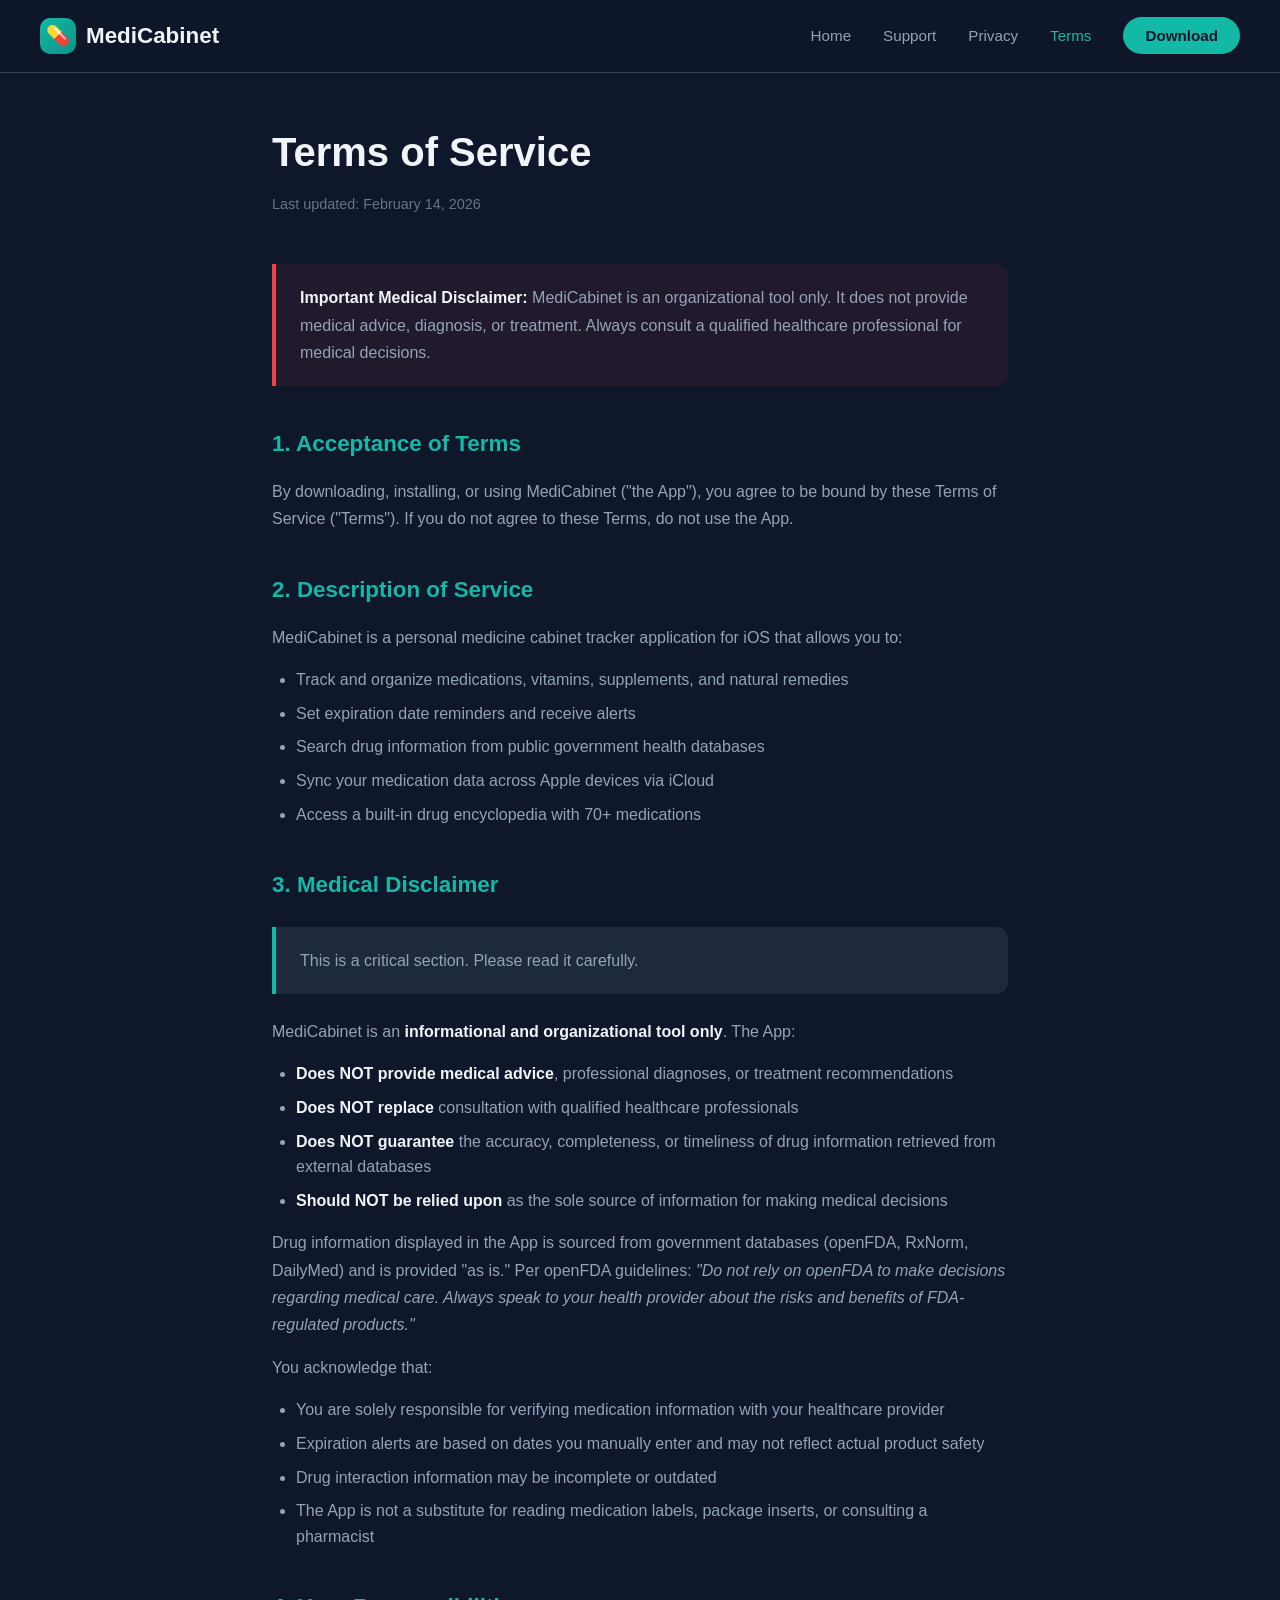
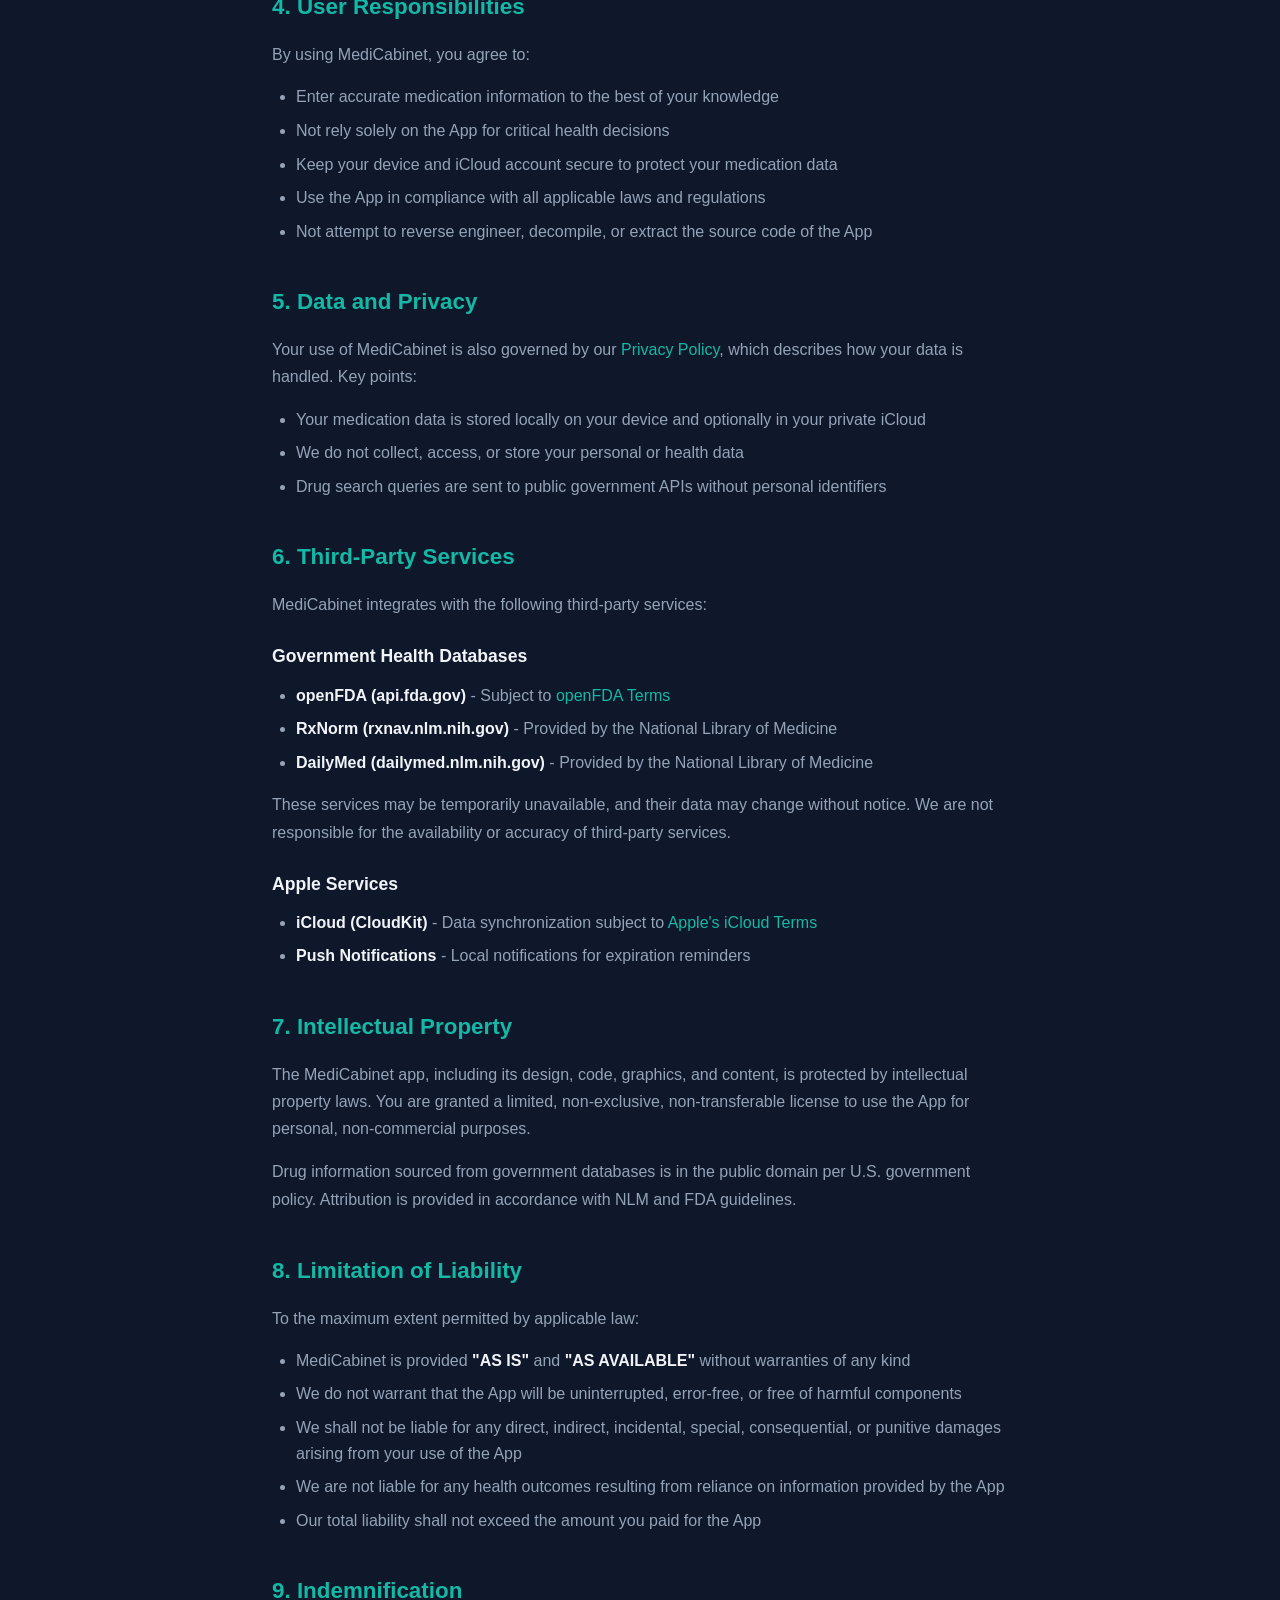
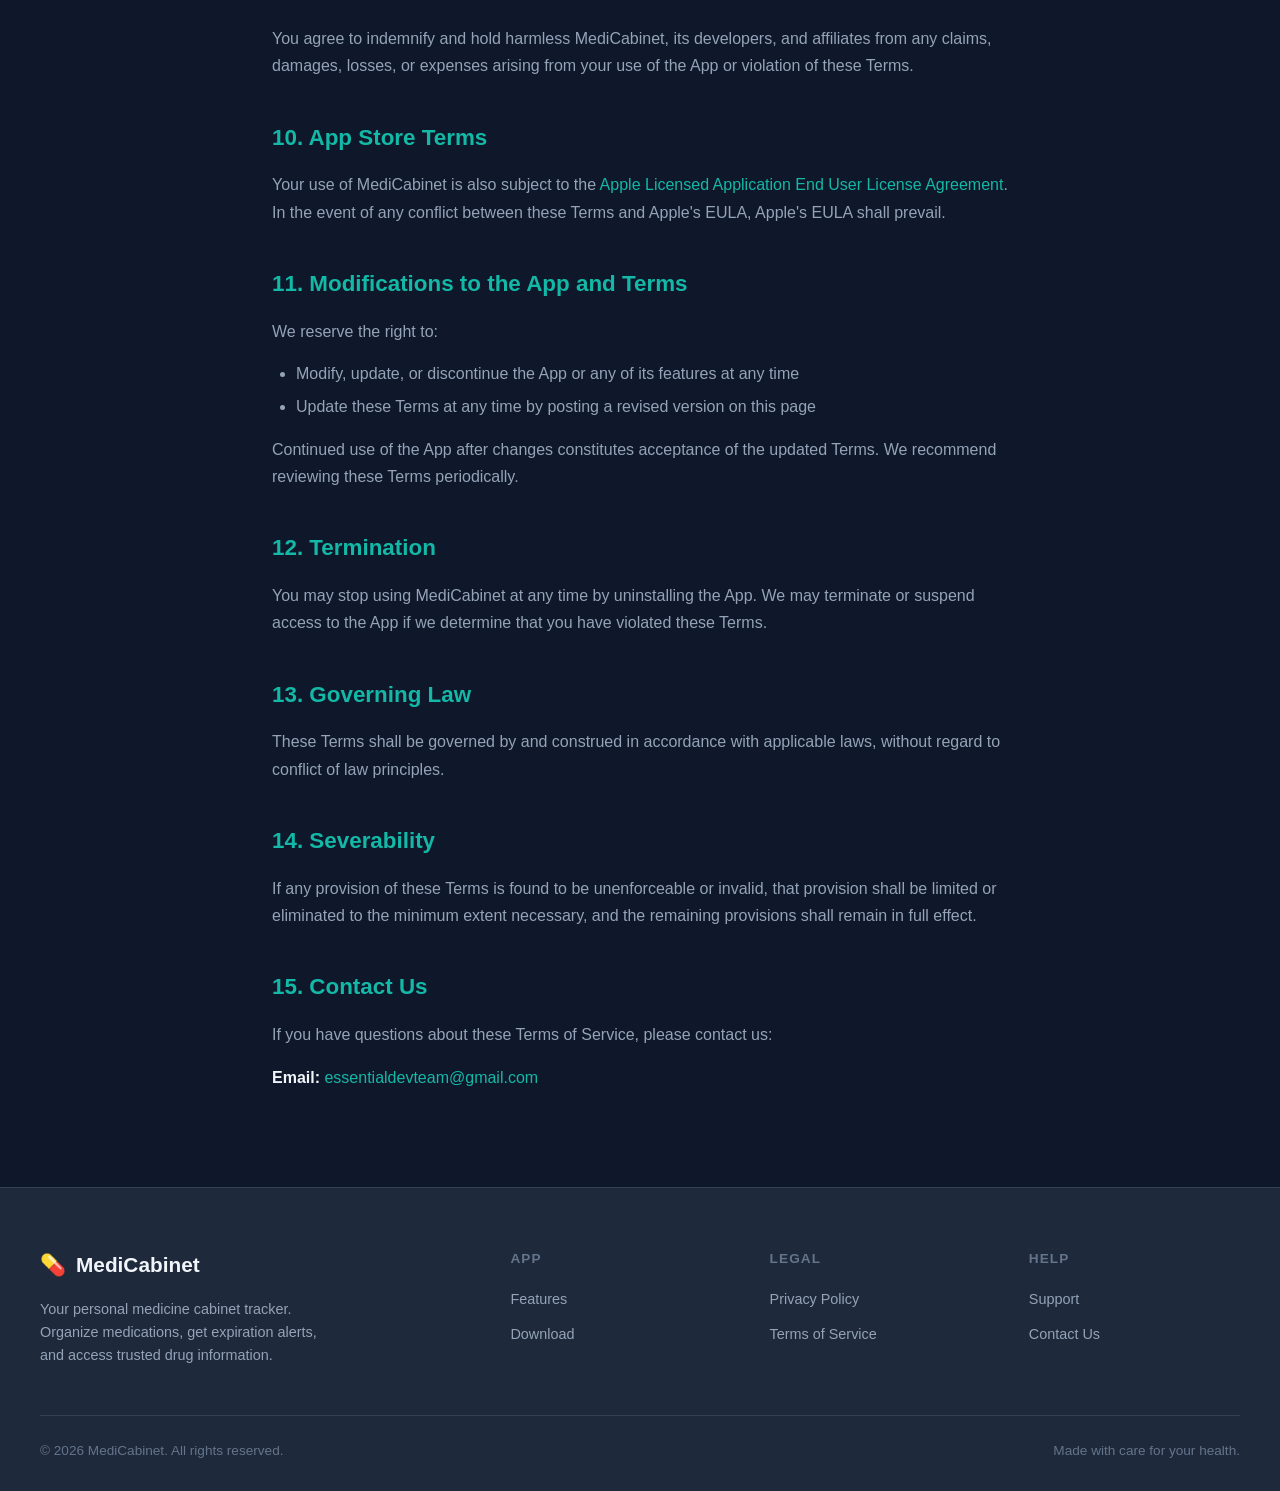
<file: terms.html>
<!DOCTYPE html>
<html lang="en">
<head>
  <meta charset="UTF-8">
  <meta name="viewport" content="width=device-width, initial-scale=1.0">
  <title>Terms of Service - MediCabinet</title>
  <meta name="description" content="MediCabinet Terms of Service - Understand the terms governing your use of the app.">
  <link rel="stylesheet" href="style.css">
  <link rel="icon" href="data:image/svg+xml,<svg xmlns='http://www.w3.org/2000/svg' viewBox='0 0 100 100'><text y='.9em' font-size='90'>💊</text></svg>">
</head>
<body>

  <!-- NAVIGATION -->
  <nav class="navbar">
    <div class="nav-container">
      <a href="index.html" class="nav-logo">
        <span class="logo-icon">💊</span>
        MediCabinet
      </a>
      <ul class="nav-links" id="navLinks">
        <li><a href="index.html">Home</a></li>
        <li><a href="support.html">Support</a></li>
        <li><a href="privacy.html">Privacy</a></li>
        <li><a href="terms.html" class="active">Terms</a></li>
        <li><a href="index.html#download" class="nav-cta">Download</a></li>
      </ul>
      <button class="mobile-toggle" id="mobileToggle" aria-label="Toggle menu">
        <span></span><span></span><span></span>
      </button>
    </div>
  </nav>

  <!-- TERMS OF SERVICE -->
  <div class="legal-page">
    <div class="legal-container">
      <h1>Terms of Service</h1>
      <p class="last-updated">Last updated: February 14, 2026</p>

      <div class="warning-box">
        <p><strong>Important Medical Disclaimer:</strong> MediCabinet is an organizational tool only. It does not provide medical advice, diagnosis, or treatment. Always consult a qualified healthcare professional for medical decisions.</p>
      </div>

      <h2>1. Acceptance of Terms</h2>
      <p>By downloading, installing, or using MediCabinet ("the App"), you agree to be bound by these Terms of Service ("Terms"). If you do not agree to these Terms, do not use the App.</p>

      <h2>2. Description of Service</h2>
      <p>MediCabinet is a personal medicine cabinet tracker application for iOS that allows you to:</p>
      <ul>
        <li>Track and organize medications, vitamins, supplements, and natural remedies</li>
        <li>Set expiration date reminders and receive alerts</li>
        <li>Search drug information from public government health databases</li>
        <li>Sync your medication data across Apple devices via iCloud</li>
        <li>Access a built-in drug encyclopedia with 70+ medications</li>
      </ul>

      <h2>3. Medical Disclaimer</h2>
      <div class="highlight-box">
        <p>This is a critical section. Please read it carefully.</p>
      </div>
      <p>MediCabinet is an <strong>informational and organizational tool only</strong>. The App:</p>
      <ul>
        <li><strong>Does NOT provide medical advice</strong>, professional diagnoses, or treatment recommendations</li>
        <li><strong>Does NOT replace</strong> consultation with qualified healthcare professionals</li>
        <li><strong>Does NOT guarantee</strong> the accuracy, completeness, or timeliness of drug information retrieved from external databases</li>
        <li><strong>Should NOT be relied upon</strong> as the sole source of information for making medical decisions</li>
      </ul>
      <p>Drug information displayed in the App is sourced from government databases (openFDA, RxNorm, DailyMed) and is provided "as is." Per openFDA guidelines: <em>"Do not rely on openFDA to make decisions regarding medical care. Always speak to your health provider about the risks and benefits of FDA-regulated products."</em></p>
      <p>You acknowledge that:</p>
      <ul>
        <li>You are solely responsible for verifying medication information with your healthcare provider</li>
        <li>Expiration alerts are based on dates you manually enter and may not reflect actual product safety</li>
        <li>Drug interaction information may be incomplete or outdated</li>
        <li>The App is not a substitute for reading medication labels, package inserts, or consulting a pharmacist</li>
      </ul>

      <h2>4. User Responsibilities</h2>
      <p>By using MediCabinet, you agree to:</p>
      <ul>
        <li>Enter accurate medication information to the best of your knowledge</li>
        <li>Not rely solely on the App for critical health decisions</li>
        <li>Keep your device and iCloud account secure to protect your medication data</li>
        <li>Use the App in compliance with all applicable laws and regulations</li>
        <li>Not attempt to reverse engineer, decompile, or extract the source code of the App</li>
      </ul>

      <h2>5. Data and Privacy</h2>
      <p>Your use of MediCabinet is also governed by our <a href="privacy.html">Privacy Policy</a>, which describes how your data is handled. Key points:</p>
      <ul>
        <li>Your medication data is stored locally on your device and optionally in your private iCloud</li>
        <li>We do not collect, access, or store your personal or health data</li>
        <li>Drug search queries are sent to public government APIs without personal identifiers</li>
      </ul>

      <h2>6. Third-Party Services</h2>
      <p>MediCabinet integrates with the following third-party services:</p>

      <h3>Government Health Databases</h3>
      <ul>
        <li><strong>openFDA (api.fda.gov)</strong> - Subject to <a href="https://open.fda.gov/terms/" target="_blank">openFDA Terms</a></li>
        <li><strong>RxNorm (rxnav.nlm.nih.gov)</strong> - Provided by the National Library of Medicine</li>
        <li><strong>DailyMed (dailymed.nlm.nih.gov)</strong> - Provided by the National Library of Medicine</li>
      </ul>
      <p>These services may be temporarily unavailable, and their data may change without notice. We are not responsible for the availability or accuracy of third-party services.</p>

      <h3>Apple Services</h3>
      <ul>
        <li><strong>iCloud (CloudKit)</strong> - Data synchronization subject to <a href="https://www.apple.com/legal/internet-services/icloud/" target="_blank">Apple's iCloud Terms</a></li>
        <li><strong>Push Notifications</strong> - Local notifications for expiration reminders</li>
      </ul>

      <h2>7. Intellectual Property</h2>
      <p>The MediCabinet app, including its design, code, graphics, and content, is protected by intellectual property laws. You are granted a limited, non-exclusive, non-transferable license to use the App for personal, non-commercial purposes.</p>
      <p>Drug information sourced from government databases is in the public domain per U.S. government policy. Attribution is provided in accordance with NLM and FDA guidelines.</p>

      <h2>8. Limitation of Liability</h2>
      <p>To the maximum extent permitted by applicable law:</p>
      <ul>
        <li>MediCabinet is provided <strong>"AS IS"</strong> and <strong>"AS AVAILABLE"</strong> without warranties of any kind</li>
        <li>We do not warrant that the App will be uninterrupted, error-free, or free of harmful components</li>
        <li>We shall not be liable for any direct, indirect, incidental, special, consequential, or punitive damages arising from your use of the App</li>
        <li>We are not liable for any health outcomes resulting from reliance on information provided by the App</li>
        <li>Our total liability shall not exceed the amount you paid for the App</li>
      </ul>

      <h2>9. Indemnification</h2>
      <p>You agree to indemnify and hold harmless MediCabinet, its developers, and affiliates from any claims, damages, losses, or expenses arising from your use of the App or violation of these Terms.</p>

      <h2>10. App Store Terms</h2>
      <p>Your use of MediCabinet is also subject to the <a href="https://www.apple.com/legal/internet-services/itunes/dev/stdeula/" target="_blank">Apple Licensed Application End User License Agreement</a>. In the event of any conflict between these Terms and Apple's EULA, Apple's EULA shall prevail.</p>

      <h2>11. Modifications to the App and Terms</h2>
      <p>We reserve the right to:</p>
      <ul>
        <li>Modify, update, or discontinue the App or any of its features at any time</li>
        <li>Update these Terms at any time by posting a revised version on this page</li>
      </ul>
      <p>Continued use of the App after changes constitutes acceptance of the updated Terms. We recommend reviewing these Terms periodically.</p>

      <h2>12. Termination</h2>
      <p>You may stop using MediCabinet at any time by uninstalling the App. We may terminate or suspend access to the App if we determine that you have violated these Terms.</p>

      <h2>13. Governing Law</h2>
      <p>These Terms shall be governed by and construed in accordance with applicable laws, without regard to conflict of law principles.</p>

      <h2>14. Severability</h2>
      <p>If any provision of these Terms is found to be unenforceable or invalid, that provision shall be limited or eliminated to the minimum extent necessary, and the remaining provisions shall remain in full effect.</p>

      <h2>15. Contact Us</h2>
      <p>If you have questions about these Terms of Service, please contact us:</p>
      <p><strong>Email:</strong> <a href="mailto:essentialdevteam@gmail.com">essentialdevteam@gmail.com</a></p>
    </div>
  </div>

  <!-- FOOTER -->
  <footer class="footer">
    <div class="footer-container">
      <div class="footer-grid">
        <div class="footer-brand">
          <div class="footer-logo">
            <span class="logo-icon">💊</span>
            MediCabinet
          </div>
          <p>Your personal medicine cabinet tracker. Organize medications, get expiration alerts, and access trusted drug information.</p>
        </div>
        <div class="footer-col">
          <h4>App</h4>
          <ul>
            <li><a href="index.html#features">Features</a></li>
            <li><a href="index.html#download">Download</a></li>
          </ul>
        </div>
        <div class="footer-col">
          <h4>Legal</h4>
          <ul>
            <li><a href="privacy.html">Privacy Policy</a></li>
            <li><a href="terms.html">Terms of Service</a></li>
          </ul>
        </div>
        <div class="footer-col">
          <h4>Help</h4>
          <ul>
            <li><a href="support.html">Support</a></li>
            <li><a href="mailto:essentialdevteam@gmail.com">Contact Us</a></li>
          </ul>
        </div>
      </div>
      <div class="footer-bottom">
        <p>&copy; 2026 MediCabinet. All rights reserved.</p>
        <p>Made with care for your health.</p>
      </div>
    </div>
  </footer>

  <script>
    document.getElementById('mobileToggle').addEventListener('click', function() {
      document.getElementById('navLinks').classList.toggle('open');
    });
    document.querySelectorAll('.nav-links a').forEach(link => {
      link.addEventListener('click', () => {
        document.getElementById('navLinks').classList.remove('open');
      });
    });
  </script>

</body>
</html>
</file>
<file: style.css>
/* ===== RESET & BASE ===== */
*, *::before, *::after {
  margin: 0;
  padding: 0;
  box-sizing: border-box;
}

:root {
  --bg-primary: #0f172a;
  --bg-secondary: #1e293b;
  --bg-card: #1e293b;
  --bg-card-hover: #334155;
  --teal: #14b8a6;
  --teal-dark: #0d9488;
  --teal-light: #5eead4;
  --teal-glow: rgba(20, 184, 166, 0.15);
  --text-primary: #f1f5f9;
  --text-secondary: #94a3b8;
  --text-muted: #64748b;
  --border: #334155;
  --green: #22c55e;
  --yellow: #eab308;
  --orange: #f97316;
  --red: #ef4444;
  --radius: 12px;
  --radius-lg: 20px;
  --shadow: 0 4px 24px rgba(0, 0, 0, 0.3);
  --transition: 0.3s ease;
}

html {
  scroll-behavior: smooth;
  font-size: 16px;
}

body {
  font-family: -apple-system, BlinkMacSystemFont, 'SF Pro Display', 'Segoe UI', Roboto, sans-serif;
  background-color: var(--bg-primary);
  color: var(--text-primary);
  line-height: 1.6;
  -webkit-font-smoothing: antialiased;
}

a {
  color: var(--teal);
  text-decoration: none;
  transition: color var(--transition);
}

a:hover {
  color: var(--teal-light);
}

img {
  max-width: 100%;
  height: auto;
}

/* ===== NAVIGATION ===== */
.navbar {
  position: fixed;
  top: 0;
  left: 0;
  right: 0;
  z-index: 1000;
  background: rgba(15, 23, 42, 0.85);
  backdrop-filter: blur(20px);
  -webkit-backdrop-filter: blur(20px);
  border-bottom: 1px solid var(--border);
  padding: 0 2rem;
}

.nav-container {
  max-width: 1200px;
  margin: 0 auto;
  display: flex;
  justify-content: space-between;
  align-items: center;
  height: 72px;
}

.nav-logo {
  display: flex;
  align-items: center;
  gap: 10px;
  font-size: 1.4rem;
  font-weight: 700;
  color: var(--text-primary);
}

.nav-logo .logo-icon {
  width: 36px;
  height: 36px;
  background: linear-gradient(135deg, var(--teal), var(--teal-dark));
  border-radius: 10px;
  display: flex;
  align-items: center;
  justify-content: center;
  font-size: 1.2rem;
}

.nav-links {
  display: flex;
  align-items: center;
  gap: 2rem;
  list-style: none;
}

.nav-links a {
  color: var(--text-secondary);
  font-size: 0.95rem;
  font-weight: 500;
  transition: color var(--transition);
}

.nav-links a:hover,
.nav-links a.active {
  color: var(--teal);
}

.nav-cta {
  background: var(--teal);
  color: var(--bg-primary) !important;
  padding: 10px 22px;
  border-radius: 50px;
  font-weight: 600 !important;
  transition: all var(--transition) !important;
}

.nav-cta:hover {
  background: var(--teal-light) !important;
  transform: translateY(-1px);
}

.mobile-toggle {
  display: none;
  flex-direction: column;
  gap: 5px;
  cursor: pointer;
  background: none;
  border: none;
  padding: 5px;
}

.mobile-toggle span {
  width: 24px;
  height: 2px;
  background: var(--text-primary);
  border-radius: 2px;
  transition: var(--transition);
}

/* ===== HERO ===== */
.hero {
  min-height: 100vh;
  display: flex;
  align-items: center;
  padding: 120px 2rem 80px;
  position: relative;
  overflow: hidden;
}

.hero::before {
  content: '';
  position: absolute;
  top: -50%;
  right: -20%;
  width: 600px;
  height: 600px;
  background: radial-gradient(circle, var(--teal-glow), transparent 70%);
  pointer-events: none;
}

.hero-container {
  max-width: 1200px;
  margin: 0 auto;
  display: grid;
  grid-template-columns: 1fr 1fr;
  gap: 4rem;
  align-items: center;
  width: 100%;
}

.hero-badge {
  display: inline-flex;
  align-items: center;
  gap: 8px;
  background: var(--teal-glow);
  border: 1px solid rgba(20, 184, 166, 0.3);
  color: var(--teal);
  padding: 6px 16px;
  border-radius: 50px;
  font-size: 0.85rem;
  font-weight: 600;
  margin-bottom: 1.5rem;
}

.hero h1 {
  font-size: 3.5rem;
  font-weight: 800;
  line-height: 1.1;
  margin-bottom: 1.5rem;
  letter-spacing: -0.02em;
}

.hero h1 .highlight {
  background: linear-gradient(135deg, var(--teal), var(--teal-light));
  -webkit-background-clip: text;
  -webkit-text-fill-color: transparent;
  background-clip: text;
}

.hero p {
  font-size: 1.2rem;
  color: var(--text-secondary);
  margin-bottom: 2rem;
  max-width: 500px;
}

.hero-buttons {
  display: flex;
  gap: 1rem;
  flex-wrap: wrap;
}

.btn-primary {
  display: inline-flex;
  align-items: center;
  gap: 8px;
  background: var(--teal);
  color: var(--bg-primary);
  padding: 14px 32px;
  border-radius: 50px;
  font-weight: 700;
  font-size: 1rem;
  transition: all var(--transition);
  border: none;
  cursor: pointer;
}

.btn-primary:hover {
  background: var(--teal-light);
  color: var(--bg-primary);
  transform: translateY(-2px);
  box-shadow: 0 8px 30px rgba(20, 184, 166, 0.3);
}

.btn-secondary {
  display: inline-flex;
  align-items: center;
  gap: 8px;
  background: transparent;
  color: var(--text-primary);
  padding: 14px 32px;
  border-radius: 50px;
  font-weight: 600;
  font-size: 1rem;
  border: 1px solid var(--border);
  transition: all var(--transition);
  cursor: pointer;
}

.btn-secondary:hover {
  border-color: var(--teal);
  color: var(--teal);
}

.hero-visual {
  display: flex;
  justify-content: center;
  align-items: center;
}

.phone-mockup {
  width: 300px;
  height: 600px;
  background: var(--bg-secondary);
  border-radius: 40px;
  border: 3px solid var(--border);
  padding: 16px;
  position: relative;
  box-shadow: var(--shadow), 0 0 80px var(--teal-glow);
}

.phone-screen {
  width: 100%;
  height: 100%;
  background: var(--bg-primary);
  border-radius: 28px;
  overflow: hidden;
  padding: 20px;
}

.phone-header {
  text-align: center;
  padding-bottom: 16px;
  border-bottom: 1px solid var(--border);
  margin-bottom: 16px;
}

.phone-header h3 {
  font-size: 1.1rem;
  font-weight: 700;
}

.phone-header p {
  font-size: 0.75rem;
  color: var(--text-muted);
}

.mock-med {
  display: flex;
  align-items: center;
  gap: 12px;
  background: var(--bg-secondary);
  padding: 12px;
  border-radius: var(--radius);
  margin-bottom: 10px;
}

.mock-med-icon {
  width: 38px;
  height: 38px;
  border-radius: 10px;
  display: flex;
  align-items: center;
  justify-content: center;
  font-size: 1.1rem;
  flex-shrink: 0;
}

.mock-med-info h4 {
  font-size: 0.85rem;
  font-weight: 600;
}

.mock-med-info p {
  font-size: 0.7rem;
  color: var(--text-muted);
}

.status-good { background: rgba(34, 197, 94, 0.15); }
.status-warn { background: rgba(234, 179, 8, 0.15); }
.status-soon { background: rgba(249, 115, 22, 0.15); }
.status-expired { background: rgba(239, 68, 68, 0.15); }

.mock-med .dot {
  width: 8px;
  height: 8px;
  border-radius: 50%;
  margin-left: auto;
  flex-shrink: 0;
}

.dot-green { background: var(--green); }
.dot-yellow { background: var(--yellow); }
.dot-orange { background: var(--orange); }
.dot-red { background: var(--red); }

/* ===== SECTIONS ===== */
section {
  padding: 100px 2rem;
}

.section-header {
  text-align: center;
  max-width: 700px;
  margin: 0 auto 4rem;
}

.section-header .label {
  color: var(--teal);
  font-size: 0.85rem;
  font-weight: 700;
  text-transform: uppercase;
  letter-spacing: 0.1em;
  margin-bottom: 0.75rem;
}

.section-header h2 {
  font-size: 2.5rem;
  font-weight: 800;
  margin-bottom: 1rem;
  letter-spacing: -0.02em;
}

.section-header p {
  color: var(--text-secondary);
  font-size: 1.1rem;
}

/* ===== FEATURES ===== */
.features-grid {
  max-width: 1200px;
  margin: 0 auto;
  display: grid;
  grid-template-columns: repeat(3, 1fr);
  gap: 1.5rem;
}

.feature-card {
  background: var(--bg-card);
  border: 1px solid var(--border);
  border-radius: var(--radius-lg);
  padding: 2rem;
  transition: all var(--transition);
}

.feature-card:hover {
  border-color: rgba(20, 184, 166, 0.3);
  background: var(--bg-card-hover);
  transform: translateY(-4px);
  box-shadow: 0 12px 40px rgba(0, 0, 0, 0.3);
}

.feature-icon {
  width: 52px;
  height: 52px;
  background: var(--teal-glow);
  border-radius: 14px;
  display: flex;
  align-items: center;
  justify-content: center;
  font-size: 1.5rem;
  margin-bottom: 1.25rem;
}

.feature-card h3 {
  font-size: 1.15rem;
  font-weight: 700;
  margin-bottom: 0.5rem;
}

.feature-card p {
  color: var(--text-secondary);
  font-size: 0.95rem;
  line-height: 1.6;
}

/* ===== DATA SOURCES ===== */
.sources {
  background: var(--bg-secondary);
}

.sources-grid {
  max-width: 1200px;
  margin: 0 auto;
  display: grid;
  grid-template-columns: repeat(3, 1fr);
  gap: 1.5rem;
}

.source-card {
  background: var(--bg-primary);
  border: 1px solid var(--border);
  border-radius: var(--radius-lg);
  padding: 2rem;
  text-align: left;
}

.source-card .source-logo {
  font-size: 2.5rem;
  margin-bottom: 1rem;
}

.source-card h3 {
  font-size: 1.1rem;
  font-weight: 700;
  margin-bottom: 0.5rem;
}

.source-card p {
  color: var(--text-secondary);
  font-size: 0.9rem;
}

/* ===== EXPIRATION STATUS ===== */
.status-section {
  max-width: 900px;
  margin: 0 auto;
}

.status-grid {
  display: grid;
  grid-template-columns: repeat(4, 1fr);
  gap: 1.25rem;
}

.status-card {
  background: var(--bg-card);
  border: 1px solid var(--border);
  border-radius: var(--radius);
  padding: 1.5rem;
  text-align: center;
}

.status-card .status-dot {
  width: 16px;
  height: 16px;
  border-radius: 50%;
  margin: 0 auto 1rem;
}

.status-card h4 {
  font-size: 1rem;
  font-weight: 700;
  margin-bottom: 0.25rem;
}

.status-card p {
  color: var(--text-secondary);
  font-size: 0.85rem;
}

/* ===== CTA ===== */
.cta-section {
  text-align: center;
}

.cta-box {
  max-width: 700px;
  margin: 0 auto;
  background: linear-gradient(135deg, rgba(20, 184, 166, 0.1), rgba(20, 184, 166, 0.05));
  border: 1px solid rgba(20, 184, 166, 0.2);
  border-radius: var(--radius-lg);
  padding: 4rem 2rem;
}

.cta-box h2 {
  font-size: 2.2rem;
  font-weight: 800;
  margin-bottom: 1rem;
}

.cta-box p {
  color: var(--text-secondary);
  font-size: 1.1rem;
  margin-bottom: 2rem;
}

/* ===== FOOTER ===== */
.footer {
  background: var(--bg-secondary);
  border-top: 1px solid var(--border);
  padding: 60px 2rem 30px;
}

.footer-container {
  max-width: 1200px;
  margin: 0 auto;
}

.footer-grid {
  display: grid;
  grid-template-columns: 2fr 1fr 1fr 1fr;
  gap: 3rem;
  margin-bottom: 3rem;
}

.footer-brand .footer-logo {
  display: flex;
  align-items: center;
  gap: 10px;
  font-size: 1.3rem;
  font-weight: 700;
  color: var(--text-primary);
  margin-bottom: 1rem;
}

.footer-brand p {
  color: var(--text-secondary);
  font-size: 0.9rem;
  max-width: 300px;
}

.footer-col h4 {
  font-size: 0.85rem;
  font-weight: 700;
  text-transform: uppercase;
  letter-spacing: 0.08em;
  color: var(--text-muted);
  margin-bottom: 1rem;
}

.footer-col ul {
  list-style: none;
}

.footer-col li {
  margin-bottom: 0.6rem;
}

.footer-col a {
  color: var(--text-secondary);
  font-size: 0.9rem;
}

.footer-col a:hover {
  color: var(--teal);
}

.footer-bottom {
  border-top: 1px solid var(--border);
  padding-top: 1.5rem;
  display: flex;
  justify-content: space-between;
  align-items: center;
  color: var(--text-muted);
  font-size: 0.85rem;
}

/* ===== LEGAL PAGES ===== */
.legal-page {
  padding-top: 120px;
  padding-bottom: 80px;
}

.legal-container {
  max-width: 800px;
  margin: 0 auto;
  padding: 0 2rem;
}

.legal-container h1 {
  font-size: 2.5rem;
  font-weight: 800;
  margin-bottom: 0.5rem;
}

.legal-container .last-updated {
  color: var(--text-muted);
  font-size: 0.9rem;
  margin-bottom: 3rem;
}

.legal-container h2 {
  font-size: 1.4rem;
  font-weight: 700;
  margin-top: 2.5rem;
  margin-bottom: 1rem;
  color: var(--teal);
}

.legal-container h3 {
  font-size: 1.1rem;
  font-weight: 600;
  margin-top: 1.5rem;
  margin-bottom: 0.75rem;
}

.legal-container p {
  color: var(--text-secondary);
  margin-bottom: 1rem;
  line-height: 1.7;
}

.legal-container ul, .legal-container ol {
  color: var(--text-secondary);
  margin-bottom: 1rem;
  padding-left: 1.5rem;
}

.legal-container li {
  margin-bottom: 0.5rem;
  line-height: 1.6;
}

.legal-container strong {
  color: var(--text-primary);
}

.legal-container .highlight-box {
  background: var(--bg-secondary);
  border-left: 4px solid var(--teal);
  padding: 1.25rem 1.5rem;
  border-radius: 0 var(--radius) var(--radius) 0;
  margin: 1.5rem 0;
}

.legal-container .highlight-box p {
  margin-bottom: 0;
}

.legal-container .warning-box {
  background: rgba(239, 68, 68, 0.08);
  border-left: 4px solid var(--red);
  padding: 1.25rem 1.5rem;
  border-radius: 0 var(--radius) var(--radius) 0;
  margin: 1.5rem 0;
}

.legal-container .warning-box p {
  margin-bottom: 0;
}

/* ===== SUPPORT PAGE ===== */
.support-grid {
  display: grid;
  grid-template-columns: repeat(2, 1fr);
  gap: 1.5rem;
  margin-bottom: 3rem;
}

.support-card {
  background: var(--bg-card);
  border: 1px solid var(--border);
  border-radius: var(--radius-lg);
  padding: 2rem;
  transition: all var(--transition);
}

.support-card:hover {
  border-color: rgba(20, 184, 166, 0.3);
}

.support-card .card-icon {
  font-size: 2rem;
  margin-bottom: 1rem;
}

.support-card h3 {
  font-size: 1.15rem;
  font-weight: 700;
  margin-bottom: 0.5rem;
}

.support-card p {
  color: var(--text-secondary);
  font-size: 0.95rem;
  margin-bottom: 1rem;
}

.support-card .card-link {
  font-weight: 600;
  font-size: 0.9rem;
}

.faq-section {
  margin-top: 3rem;
}

.faq-section h2 {
  font-size: 1.8rem;
  font-weight: 800;
  margin-bottom: 1.5rem;
  color: var(--text-primary);
}

.faq-item {
  background: var(--bg-card);
  border: 1px solid var(--border);
  border-radius: var(--radius);
  margin-bottom: 1rem;
  overflow: hidden;
}

.faq-question {
  padding: 1.25rem 1.5rem;
  font-weight: 600;
  cursor: pointer;
  display: flex;
  justify-content: space-between;
  align-items: center;
  transition: background var(--transition);
}

.faq-question:hover {
  background: var(--bg-card-hover);
}

.faq-question .arrow {
  color: var(--teal);
  transition: transform var(--transition);
  font-size: 1.2rem;
}

.faq-item.open .faq-question .arrow {
  transform: rotate(180deg);
}

.faq-answer {
  max-height: 0;
  overflow: hidden;
  transition: max-height 0.4s ease;
}

.faq-item.open .faq-answer {
  max-height: 500px;
}

.faq-answer p {
  padding: 0 1.5rem 1.25rem;
  color: var(--text-secondary);
  line-height: 1.7;
}

/* ===== RESPONSIVE ===== */
@media (max-width: 1024px) {
  .hero-container {
    grid-template-columns: 1fr;
    text-align: center;
  }

  .hero p {
    margin-left: auto;
    margin-right: auto;
  }

  .hero-buttons {
    justify-content: center;
  }

  .hero-visual {
    order: -1;
  }

  .phone-mockup {
    width: 260px;
    height: 520px;
  }

  .features-grid,
  .sources-grid {
    grid-template-columns: repeat(2, 1fr) !important;
  }

  .footer-grid {
    grid-template-columns: 1fr 1fr;
    gap: 2rem;
  }
}

@media (max-width: 768px) {
  .nav-links {
    display: none;
    position: absolute;
    top: 72px;
    left: 0;
    right: 0;
    background: var(--bg-primary);
    border-bottom: 1px solid var(--border);
    flex-direction: column;
    padding: 1.5rem 2rem;
    gap: 1rem;
  }

  .nav-links.open {
    display: flex;
  }

  .mobile-toggle {
    display: flex;
  }

  .hero h1 {
    font-size: 2.5rem;
  }

  .section-header h2 {
    font-size: 2rem;
  }

  .features-grid,
  .sources-grid {
    grid-template-columns: 1fr !important;
  }

  .status-grid {
    grid-template-columns: repeat(2, 1fr);
  }

  .support-grid {
    grid-template-columns: 1fr;
  }

  .footer-grid {
    grid-template-columns: 1fr;
    gap: 2rem;
  }

  .footer-bottom {
    flex-direction: column;
    gap: 0.75rem;
    text-align: center;
  }
}

@media (max-width: 480px) {
  .hero h1 {
    font-size: 2rem;
  }

  .phone-mockup {
    width: 220px;
    height: 440px;
  }

  .status-grid {
    grid-template-columns: 1fr;
  }
}
</file>
